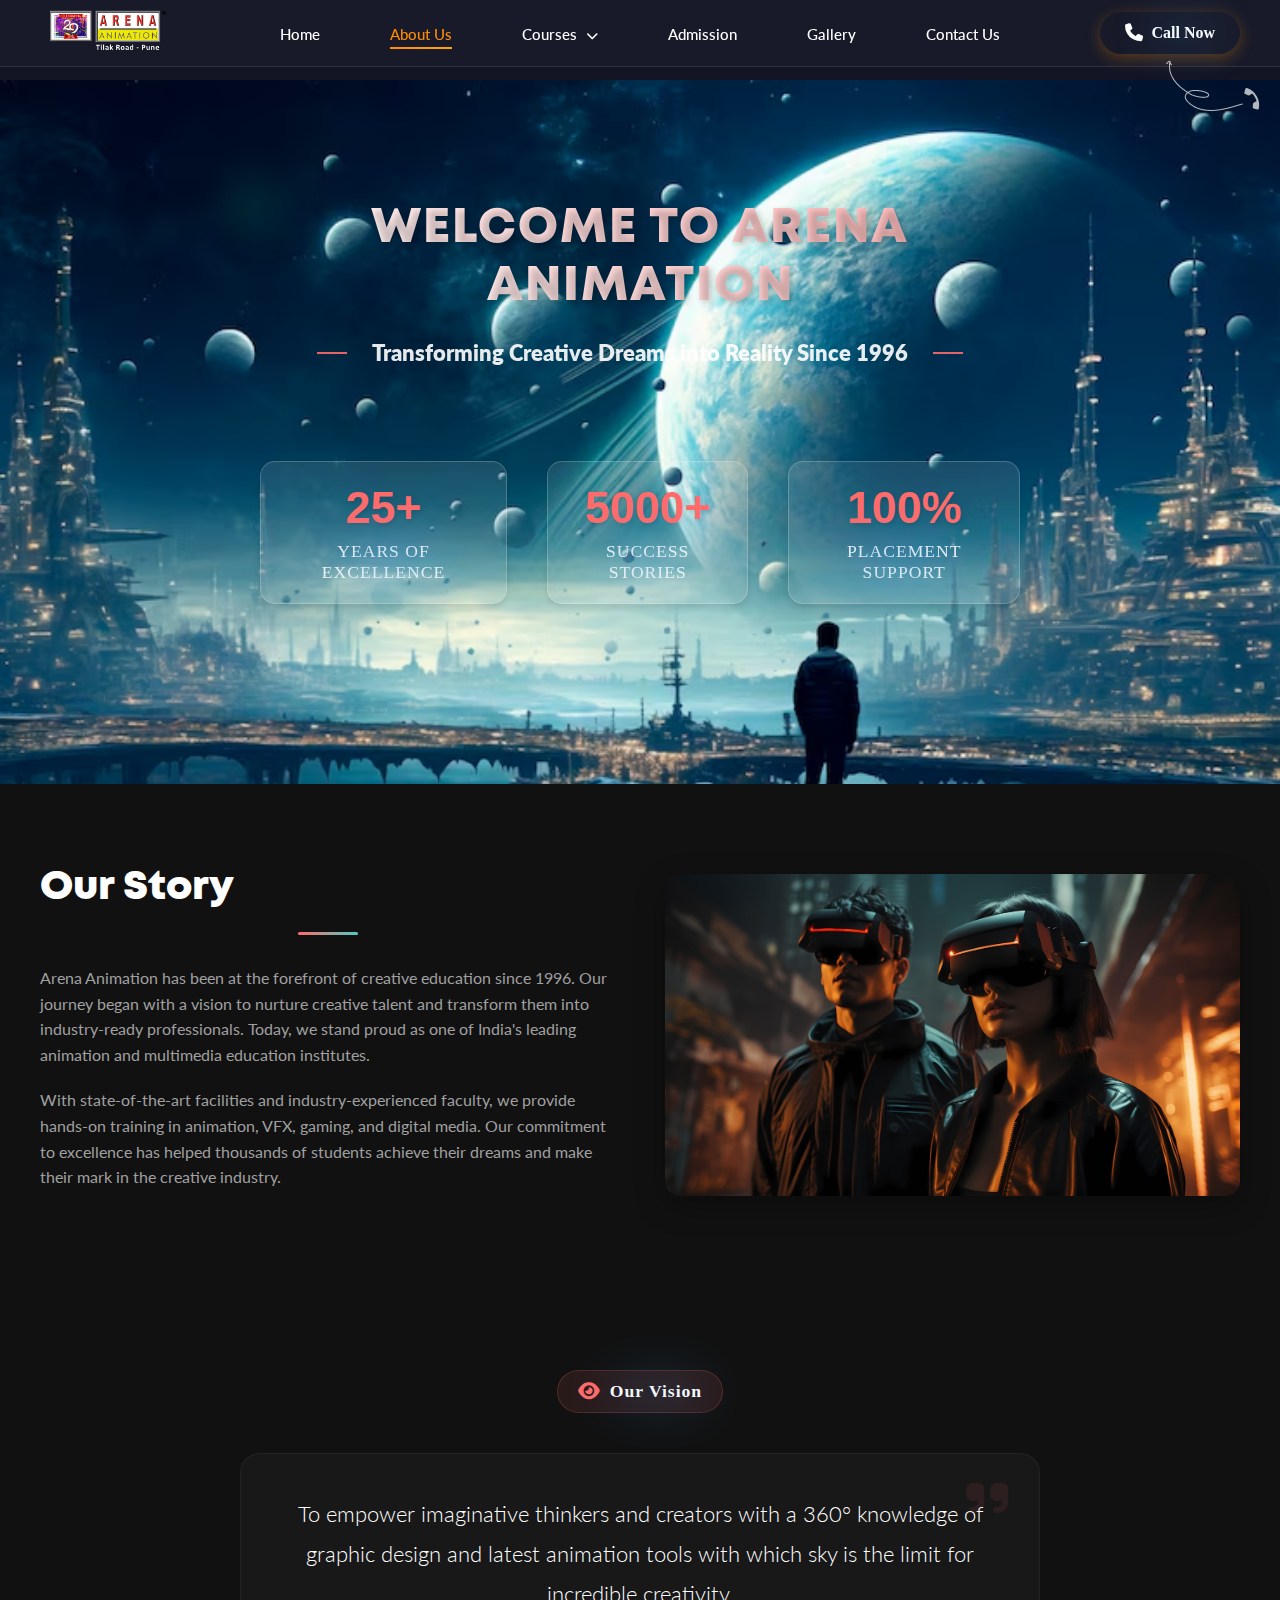
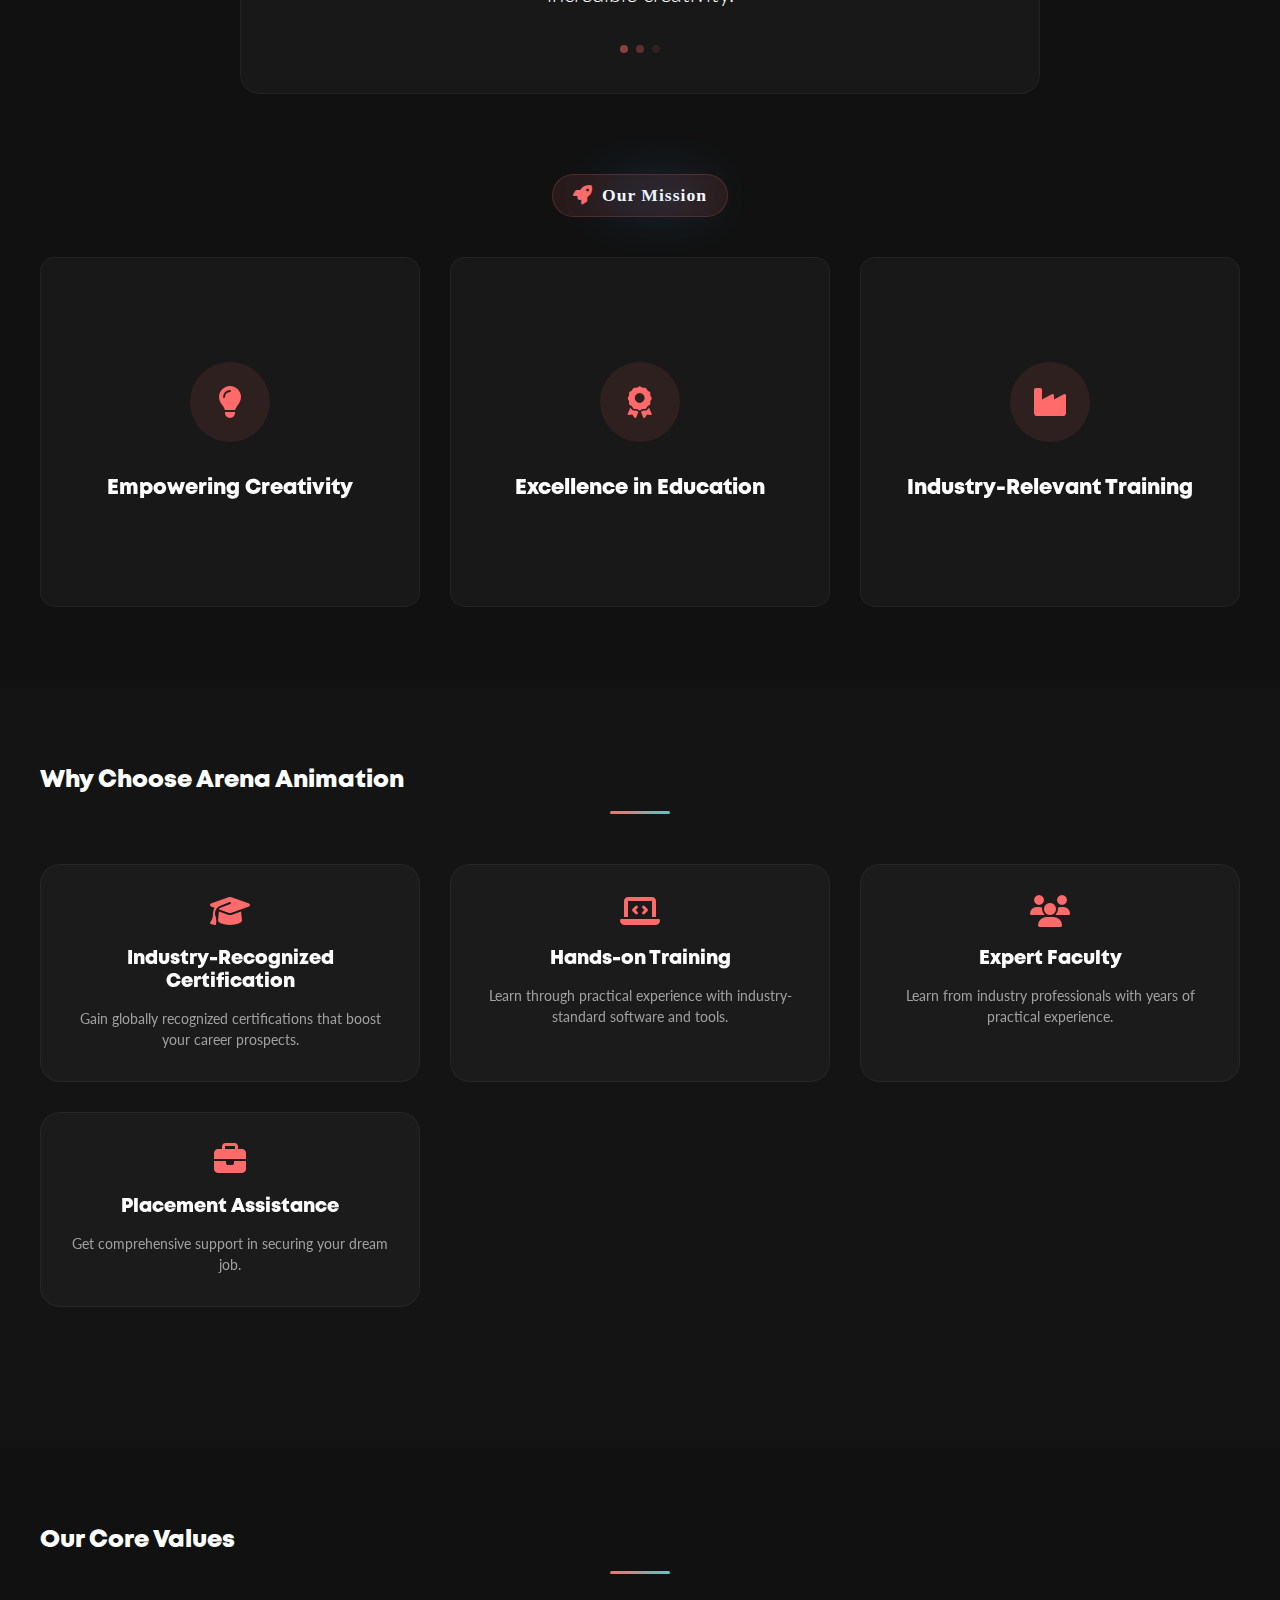
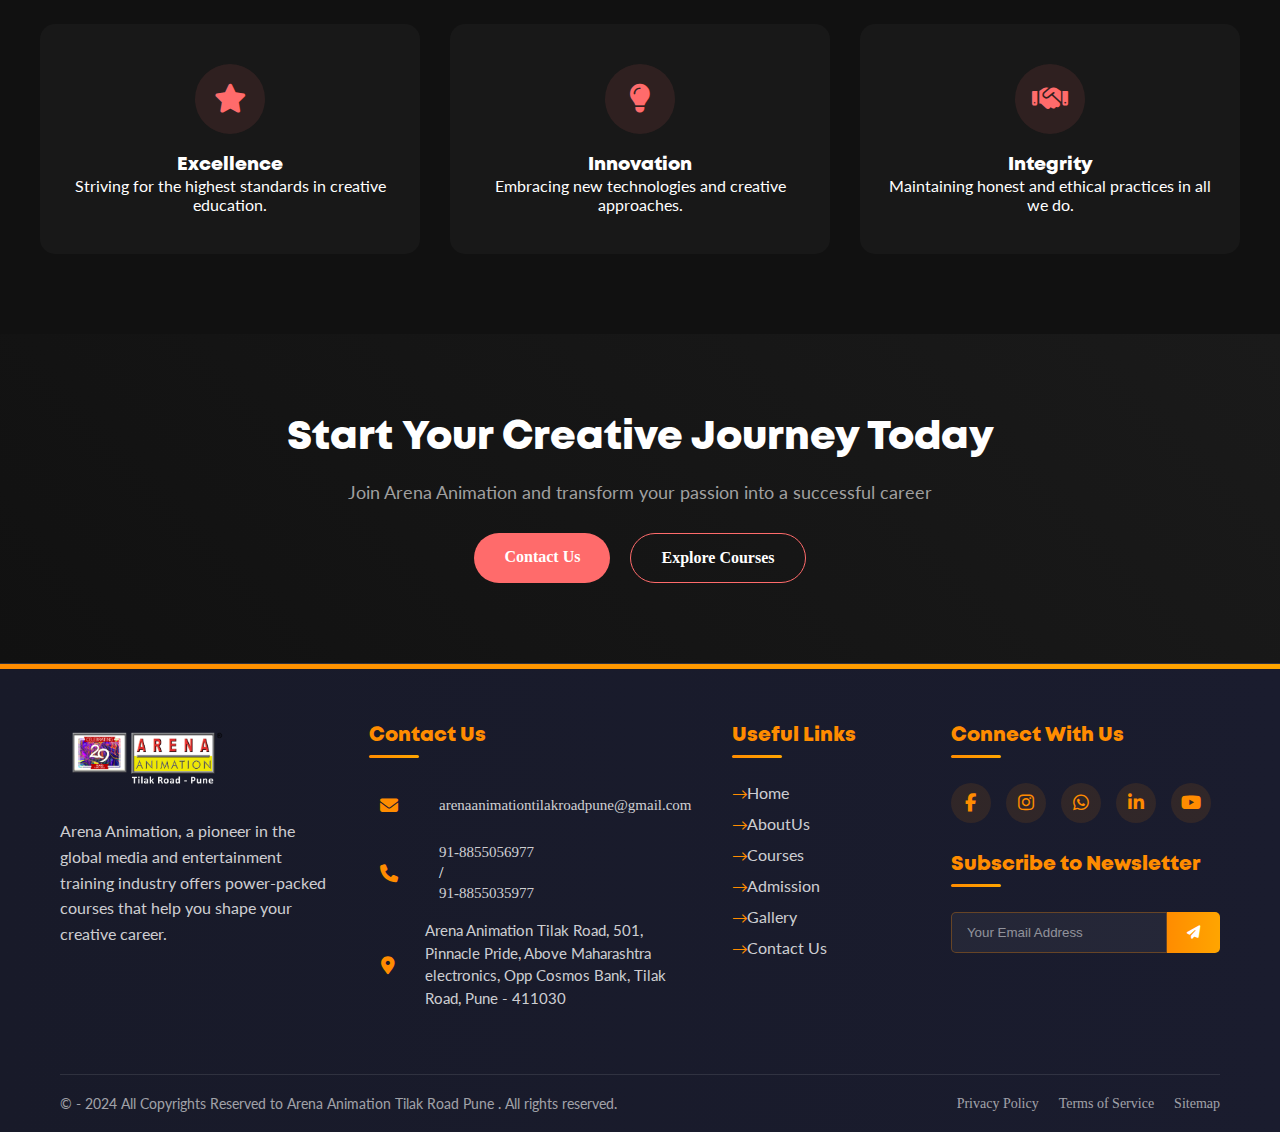
<file: AboutUs.html>
<!DOCTYPE html>
<html lang="en">
<head>
    <meta charset="UTF-8">
    <meta name="viewport" content="width=device-width, initial-scale=1.0">
    <title>About Us - Arena Animation</title>
    <link rel="stylesheet" href="https://cdnjs.cloudflare.com/ajax/libs/font-awesome/6.4.2/css/all.min.css">
    <link rel="stylesheet" href="AboutUs.css">
    <link rel="stylesheet" href="style.css">
    <link rel="icon" type="image/png" href="images/logo.png">
    <link rel="apple-touch-icon" href="images/logo.png">
    <link rel="shortcut icon" href="images/logo.png" type="image/x-icon">
    <style>
        /* Mobile Toggle Styles */
        @media (max-width: 768px) {
            .menu {
                position: fixed;
                top: 80px;
                left: -100%;
                width: 100%;
                height: calc(100vh - 80px);
                background: rgba(24, 26, 41, 0.95);
                backdrop-filter: blur(10px);
                transition: left 0.3s ease;
                z-index: 1000;
                overflow-y: auto;
                padding: 20px;
            }

            .menu.active {
                left: 0;
            }

            .nav-links {
                flex-direction: column;
                padding: 0;
                gap: 15px;
            }

            .nav-links li {
                margin: 0;
                width: 100%;
            }

            .nav-links li a {
                font-size: 18px;
                display: block;
                padding: 12px 0;
                border-bottom: 1px solid rgba(255, 255, 255, 0.1);
            }

            .dropdown {
                position: relative;
            }

            .dropdown > a {
                display: flex;
                justify-content: space-between;
                align-items: center;
            }

            .dropdown-menu {
                position: static;
                width: 100%;
                background: rgba(255, 255, 255, 0.05);
                border: none;
                box-shadow: none;
                padding: 0;
                margin: 0;
                display: none;
                max-height: 0;
                overflow: hidden;
                transition: max-height 0.3s ease;
            }

            .dropdown.active .dropdown-menu {
                display: block;
                max-height: 500px;
                padding: 10px 0;
            }

            .dropdown-menu li {
                margin: 0;
            }

            .dropdown-menu li a {
                padding: 10px 20px;
                font-size: 16px;
                color: rgba(255, 255, 255, 0.8);
                border-bottom: none;
            }

            .dropdown-menu li a:hover {
                color: #ff6b6b;
                background: rgba(255, 255, 255, 0.05);
            }

            .mobile-toggle {
                display: block;
                background: none;
                border: none;
                color: white;
                font-size: 24px;
                cursor: pointer;
                padding: 10px;
                transition: transform 0.3s ease;
            }

            .mobile-toggle.active {
                transform: rotate(90deg);
                color: #ff6b6b;
            }

            body.menu-open {
                overflow: hidden;
            }
        }
    </style>
</head>
<body>
    <!-- Header Section -->
    <header>
        <div class="container">
            <nav class="navbar">
                <div class="logo">
                    <a href="index.html"><img src="img2/Logo white.png" alt="Arena Animation Logo"></a>
                </div>
                <div class="menu">
                    <ul class="nav-links">
                        <li><a href="index.html" >Home</a></li>
                            <li><a href="AboutUs.html" class="active">About Us</a></li>
                            <li class="dropdown">
                                <a href="#">Courses <i class="fa-solid fa-chevron-down"></i></a>
                                <ul class="dropdown-menu">
                                    <li><a href="courses/prime-animation.html">Prime Animation</a></li>
                                    <li><a href="courses/vfx-prime.html">Prime VFX</a></li>
                                    <li><a href="courses/graphic-and-web-development.html">Graphic & Web Design</a></li>
                                    <li><a href="courses/digital-marketing.html">Digital Marketing</a></li>
                                    <li><a href="courses/Advanced Program in Game Design.html">Advanced Program in Game Design</a></li>
                                    <li><a href="courses/ui-ux.html">UI & UX Design</a></li>
                                    <li><a href="courses/motion-graphic.html">Motion Graphic Design</a></li>
                                    <li><a href="courses/short-term-courses.html">Short-Term Courses</a></li>
                            </ul>
                        </li>
                        <li><a href="admission.html">Admission</a></li>
                        <li><a href="gallery.html">Gallery</a></li>
                        <li><a href="contact.html">Contact Us</a></li>
                    </ul>
                </div>
                <div class="nav-buttons">
                    <a href="tel:+919657920200" class="call-btn">
                        <i class="fa-solid fa-phone"></i>
                        <span>Call Now</span>
                    </a>
                    <button class="mobile-toggle">
                        <i class="fa-solid fa-bars"></i>
                    </button>
                </div>
            </nav>
        </div>
    </header>

    <!-- Hero Section -->
    <section class="about-hero">
        <div class="container">
            <div class="hero-content">
                <div class="hero-text">
                    <h1>Welcome to Arena Animation</h1>
                    <p class="subtitle">Transforming Creative Dreams into Reality Since 1996</p>
                    <div class="stats-row">
                        <div class="stat-item">
                            <span class="stat-number">25+</span>
                            <span class="stat-label">Years of Excellence</span>
                        </div>
                        <div class="stat-item">
                            <span class="stat-number">5000+</span>
                            <span class="stat-label">Success Stories</span>
                        </div>
                        <div class="stat-item">
                            <span class="stat-number">100%</span>
                            <span class="stat-label">Placement Support</span>
                        </div>
                    </div>
                </div>
            </div>
        </div>
    </section>

    <!-- Our Story Section -->
    <section class="our-story">
        <div class="container">
            <div class="story-content">
                <div class="story-text">
                    <h2>Our Story</h2>
                    <div class="accent-line"></div>
                    <p>Arena Animation has been at the forefront of creative education since 1996. Our journey began with a vision to nurture creative talent and transform them into industry-ready professionals. Today, we stand proud as one of India's leading animation and multimedia education institutes.</p>
                    <p>With state-of-the-art facilities and industry-experienced faculty, we provide hands-on training in animation, VFX, gaming, and digital media. Our commitment to excellence has helped thousands of students achieve their dreams and make their mark in the creative industry.</p>
                </div>
                <div class="story-image">
                    <img src="img2/downcoverimg.jpg" alt="Arena Animation Journey">
                </div>
            </div>
        </div>
    </section>

    <!-- Vision & Mission Section -->
    <section class="vision-mission-section">
        <div class="container">
            <div class="vm-wrapper">
                <!-- Vision Part -->
                <div class="vision-container">
                    <div class="section-intro">
                        <div class="intro-badge">
                            <i class="fas fa-eye"></i>
                            <span>Our Vision</span>
                        </div>
                    </div>
                    <div class="vision-content">
                        <div class="vision-card">
                            <div class="card-glow"></div>
                            <div class="quote-marks">
                                <i class="fas fa-quote-right"></i>
                            </div>
                            <p class="vision-text">
                                To empower imaginative thinkers and creators with a 360° knowledge of graphic design 
                                and latest animation tools with which sky is the limit for incredible creativity.
                            </p>
                            <div class="vision-dots">
                                <span class="dot"></span>
                                <span class="dot"></span>
                                <span class="dot"></span>
                            </div>
                        </div>
                    </div>
                </div>

                <!-- Mission Part -->
                <div class="mission-container">
                    <div class="section-intro">
                        <div class="intro-badge">
                            <i class="fas fa-rocket"></i>
                            <span>Our Mission</span>
                        </div>
                    </div>
                    <div class="mission-cards">
                        <div class="mission-card">
                            <div class="card-inner">
                                <div class="card-front">
                                    <div class="icon-box">
                                        <i class="fas fa-lightbulb"></i>
                                    </div>
                                    <h3>Empowering Creativity</h3>
                                </div>
                                <div class="card-content">
                                    <p>At the core of our mission is the belief that everyone has a unique creative spark 
                                    waiting to be ignited. We are dedicated to providing the tools, guidance, and environment 
                                    that fuel the flames of imagination.</p>
                                </div>
                            </div>
                        </div>

                        <div class="mission-card">
                            <div class="card-inner">
                                <div class="card-front">
                                    <div class="icon-box">
                                        <i class="fas fa-award"></i>
                                    </div>
                                    <h3>Excellence in Education</h3>
                                </div>
                                <div class="card-content">
                                    <p>We strive for excellence in education, ensuring our students not only learn the 
                                    latest industry techniques but also develop a mindset for innovation and problem-solving.</p>
                                </div>
                            </div>
                        </div>

                        <div class="mission-card">
                            <div class="card-inner">
                                <div class="card-front">
                                    <div class="icon-box">
                                        <i class="fas fa-industry"></i>
                                    </div>
                                    <h3>Industry-Relevant Training</h3>
                                </div>
                                <div class="card-content">
                                    <p>Our programs are crafted to meet the evolving demands of the animation, VFX, and 
                                    gaming industries. Students graduate with skills that are in high demand across the 
                                    global creative landscape.</p>
                                </div>
                            </div>
                        </div>
                    </div>
                </div>
            </div>
        </div>
    </section>

    <!-- Why Choose Us Section -->
    <section class="why-choose-us">
        <div class="container">
            <h2>Why Choose Arena Animation</h2>
            <div class="accent-line"></div>
            <div class="features-grid">
                <div class="feature-card">
                    <i class="fas fa-graduation-cap"></i>
                    <h3>Industry-Recognized Certification</h3>
                    <p>Gain globally recognized certifications that boost your career prospects.</p>
                </div>
                <div class="feature-card">
                    <i class="fas fa-laptop-code"></i>
                    <h3>Hands-on Training</h3>
                    <p>Learn through practical experience with industry-standard software and tools.</p>
                </div>
                <div class="feature-card">
                    <i class="fas fa-users"></i>
                    <h3>Expert Faculty</h3>
                    <p>Learn from industry professionals with years of practical experience.</p>
                </div>
                <div class="feature-card">
                    <i class="fas fa-briefcase"></i>
                    <h3>Placement Assistance</h3>
                    <p>Get comprehensive support in securing your dream job.</p>
                </div>
            </div>
        </div>
    </section>

    <!-- Our Values Section -->
    <section class="our-values">
        <div class="container">
            <h2>Our Core Values</h2>
            <div class="accent-line"></div>
            <div class="values-grid">
                <div class="value-item">
                    <div class="value-icon">
                        <i class="fas fa-star"></i>
                    </div>
                    <h3>Excellence</h3>
                    <p>Striving for the highest standards in creative education.</p>
                </div>
                <div class="value-item">
                    <div class="value-icon">
                        <i class="fas fa-lightbulb"></i>
                    </div>
                    <h3>Innovation</h3>
                    <p>Embracing new technologies and creative approaches.</p>
                </div>
                <div class="value-item">
                    <div class="value-icon">
                        <i class="fas fa-handshake"></i>
                    </div>
                    <h3>Integrity</h3>
                    <p>Maintaining honest and ethical practices in all we do.</p>
                </div>
            </div>
        </div>
    </section>

    <!-- Testimonials Section -->
    <!-- <section class="testimonials">
        <div class="container">
            <h2>Student Success Stories</h2>
            <div class="accent-line"></div>
            <div class="testimonials-grid">
                <div class="testimonial-card">
                    <div class="testimonial-content">
                        <i class="fas fa-quote-left"></i>
                        <p>"Arena Animation helped me transform my passion into a successful career. The practical training and industry exposure were invaluable."</p>
                        <div class="testimonial-author">
                            <img src="images/p1.png" alt="Student">
                            <div class="author-info">
                                <h4>Rahul Sharma</h4>
                                <span>3D Animator at Prime Focus</span>
                            </div>
                        </div>
                    </div>
                </div>
                <div class="testimonial-card">
                    <div class="testimonial-content">
                        <i class="fas fa-quote-left"></i>
                        <p>"The faculty's guidance and hands-on experience with industry tools gave me the confidence to excel in my career."</p>
                        <div class="testimonial-author">
                            <img src="images/p2.png" alt="Student">
                            <div class="author-info">
                                <h4>Priya Patel</h4>
                                <span>VFX Artist at DNEG</span>
                            </div>
                        </div>
                    </div>
                </div>
            </div>
        </div>
    </section> -->

    <!-- Contact CTA Section -->
    <section class="contact-cta">
        <div class="container">
            <div class="cta-content">
                <h2>Start Your Creative Journey Today</h2>
                <p>Join Arena Animation and transform your passion into a successful career</p>
                <div class="cta-buttons">
                    <a href="contact.html" class="primary-btn">Contact Us</a>
                    <a href="courses/prime-animation.html" class="secondary-btn">Explore Courses</a>
                </div>
            </div>
        </div>
    </section>

    <!-- Footer Section -->
    <footer>
        <div class="footer-container">
            <div class="footer-top">
                <div class="footer-logo">
                    <img src="img2/Logo white.png" alt="Arena Animation Logo">
                    <p>Arena Animation, a pioneer in the global media and entertainment training industry offers
                        power-packed courses that help you shape your creative career.</p>
                </div>
                <div class="footer-contact-info">
                    <h3>Contact Us</h3>
                    <div class="contact-item">
                        <i class="fa-solid fa-envelope"></i>
                        <a href="arenaanimationtilakroadpune@gmail.com">arenaanimationtilakroadpune@gmail.com</a>
                    </div>
                    <div class="contact-item">
                        <i class="fa-solid fa-phone"></i>
                        <div class="phone-numbers">
                            <a href="tel:+919637920200">91-8855056977</a> / 
                            <a href="tel:+919657920200">91-8855035977</a>
                        </div>
                    </div>
                    <div class="contact-item">
                        <i class="fa-solid fa-location-dot" ></i>
                        <p>Arena Animation Tilak Road, 501, Pinnacle Pride, Above Maharashtra electronics, Opp Cosmos Bank, Tilak Road, Pune - 411030</p>
                    </div>
                </div>
                <div class="footer-links">
                    <h3>Useful Links</h3>
                    <ul>
                        <li><a href="index.html">Home</a></li>
                        <li><a href="AboutUs.html">AboutUs</a></li>
                        <li><a href="courses/prime-animation.html">Courses</a></li>
                        <li><a href="admission.html">Admission</a></li>
                        <li><a href="gallery.html">Gallery</a></li>
                        <li><a href="contact.html">Contact Us</a></li>
                    </ul>
                </div>
                <div class="footer-social">
                    <h3>Connect With Us</h3>
                    <div class="social-icons">
                        <a href="https://www.facebook.com/punearenaanimation/" target="_blank"><i class="fa-brands fa-facebook-f"></i></a>
                        <a href="https://www.instagram.com/arenaanimationtilakroad/" target="_blank"><i class="fa-brands fa-instagram"></i></a>
                        <a href="https://api.whatsapp.com/send/?phone=919657920200&text&type=phone_number&app_absent=0" target="_blank"><i class="fa-brands fa-whatsapp"></i></a>
                        <a href="https://www.linkedin.com/school/arena-animation-tilak-road-pune/" target="_blank"><i class="fa-brands fa-linkedin-in"></i></a>
                        <a href="https://www.youtube.com/user/TilakroadArena" target="_blank"><i class="fa-brands fa-youtube"></i></a>
                    </div>
                    <div class="newsletter">
                        <h3>Subscribe to Newsletter</h3>
                        <form class="newsletter-form">
                            <input type="email" placeholder="Your Email Address">
                            <button type="submit"><i class="fa-solid fa-paper-plane"></i></button>
                        </form>
                    </div>
                </div>
            </div>
            <div class="footer-bottom">
                <div class="copyright">
                    <p>© - 2024 All Copyrights Reserved to Arena Animation Tilak Road Pune . All rights reserved.</p>
                </div>
                <div class="footer-links-bottom">
                    <a href="https://www.arenatilakroad.com/privacy-policy/">Privacy Policy</a>
                    <a href="https://www.arenatilakroad.com/terms-and-conditions/">Terms of Service</a>
                    <a href="#">Sitemap</a>
                </div>
            </div>
        </div>
    </footer>

    <!-- Add this before closing body tag -->
    <script src="custom.js"></script>
    <script>
        // Mobile Menu Toggle
        document.addEventListener('DOMContentLoaded', function() {
            const mobileToggle = document.querySelector('.mobile-toggle');
            const menu = document.querySelector('.menu');
            const body = document.body;
            const dropdowns = document.querySelectorAll('.dropdown');

            // Toggle mobile menu
            mobileToggle.addEventListener('click', function(e) {
                e.preventDefault();
                e.stopPropagation();
                this.classList.toggle('active');
                menu.classList.toggle('active');
                body.classList.toggle('menu-open');
            });

            // Close menu when clicking outside
            document.addEventListener('click', function(e) {
                if (!e.target.closest('.menu') && !e.target.closest('.mobile-toggle') && menu.classList.contains('active')) {
                    mobileToggle.classList.remove('active');
                    menu.classList.remove('active');
                    body.classList.remove('menu-open');
                    dropdowns.forEach(dropdown => dropdown.classList.remove('active'));
                }
            });

            // Handle dropdown menus in mobile view
            document.querySelectorAll('.dropdown > a').forEach(dropdownLink => {
                dropdownLink.addEventListener('click', function(e) {
                    if (window.innerWidth <= 768) {
                        e.preventDefault();
                        e.stopPropagation();
                        this.parentElement.classList.toggle('active');
                    }
                });
            });

            // Handle course links in dropdown
            document.querySelectorAll('.dropdown-menu li a').forEach(link => {
                link.addEventListener('click', function() {
                    if (window.innerWidth <= 768) {
                        mobileToggle.classList.remove('active');
                        menu.classList.remove('active');
                        body.classList.remove('menu-open');
                        dropdowns.forEach(dropdown => dropdown.classList.remove('active'));
                    }
                });
            });

            // Close menu when clicking other nav links
            document.querySelectorAll('.nav-links li:not(.dropdown) a').forEach(link => {
                link.addEventListener('click', function() {
                    if (window.innerWidth <= 768) {
                        mobileToggle.classList.remove('active');
                        menu.classList.remove('active');
                        body.classList.remove('menu-open');
                        dropdowns.forEach(dropdown => dropdown.classList.remove('active'));
                    }
                });
            });

            // Handle window resize
            window.addEventListener('resize', function() {
                if (window.innerWidth > 768) {
                    mobileToggle.classList.remove('active');
                    menu.classList.remove('active');
                    body.classList.remove('menu-open');
                    dropdowns.forEach(dropdown => dropdown.classList.remove('active'));
                }
            });
        });
    </script>
</body>
</html>
</file>
<file: AboutUs.css>
/* Base Styles */
:root {
    --primary-color: #FF6B6B;
    --secondary-color: #4ECDC4;
    --dark-bg: #111111;
    --light-text: #ffffff;
    --gray-text: #a0a0a0;
    --transition: all 0.3s ease;
}

/* Header Adjustments */
header {
    position: fixed;
    top: 0;
    left: 0;
    right: 0;
    z-index: 1000;
    background: rgba(17, 17, 17, 0.95);
    backdrop-filter: blur(10px);
    border-bottom: 1px solid rgba(255, 255, 255, 0.1);
}

/* Adjust main content padding to account for fixed header */
body {
    padding-top: 80px; /* Adjust this value based on your header height */
}

/* Footer Specific Styles */
footer {
    background: var(--dark-bg);
    border-top: 1px solid rgba(255, 255, 255, 0.1);
}

.footer-container {
    max-width: 1200px;
    margin: 0 auto;
    padding: 60px 20px 20px;
}

/* Hero Section */
.about-hero {
    background-image: url(img2/aboutusbgimg.avif);
    background-size: cover;
    background-repeat: no-repeat;
    padding: 120px 0 80px;
    /* background: linear-gradient(rgba(0, 0, 0, 0.85), rgba(0, 0, 0, 0.85)), #1a1a1a; */
    position: relative;
    color: #ffffff;
}

.hero-content {
    text-align: center;
    max-width: 800px;
    margin: 0 auto;
    padding: 0 20px;
}

/* Hero Text Styling */
.hero-text h1 {
    color: #ffffff;
    font-size: 3.8rem;
    font-weight: 800;
    margin-bottom: 25px;
    text-transform: uppercase;
    letter-spacing: 2px;
    line-height: 1.2;
    background: linear-gradient(45deg, #ffffff, #FF6B6B);
    -webkit-background-clip: text;
    -webkit-text-fill-color: transparent;
    background-size: 200% auto;
    animation: textGradient 5s ease infinite;
    text-shadow: 3px 3px 6px rgba(0, 0, 0, 0.2);
}

@keyframes textGradient {
    0% { background-position: 0% 50%; }
    50% { background-position: 100% 50%; }
    100% { background-position: 0% 50%; }
}

.hero-text .subtitle {
    color: #ffffff;
    font-size: 1.4rem;
    margin-bottom: 40px;
    font-weight: 800;
    line-height: 1.6;
    position: relative;
    display: inline-block;
    padding: 0 15px;
}

.hero-text .subtitle::before,
.hero-text .subtitle::after {
    content: '';
    position: absolute;
    width: 30px;
    height: 2px;
    background: #FF6B6B;
    top: 50%;
    transform: translateY(-50%);
}

.hero-text .subtitle::before {
    left: -40px;
}

.hero-text .subtitle::after {
    right: -40px;
}

/* Stats Row */
.stats-row {
    display: flex;
    justify-content: center;
    gap: 40px;
    margin-top: 50px;
}

.stat-item {
    background: rgba(255, 255, 255, 0.1);
    padding: 20px 30px;
    border-radius: 15px;
    border: 1px solid rgba(255, 255, 255, 0.2);
    transition: all 0.3s ease;
    box-shadow: 0 4px 6px rgba(0, 0, 0, 0.1);
}

.stat-item:hover {
    transform: translateY(-5px);
    border-color: #FF6B6B;
    background: rgba(255, 255, 255, 0.15);
}

/* Stats Text Styling */
.stat-number {
    color: #FF6B6B;
    font-size: 2.8rem;
    font-weight: 800;
    display: block;
    margin-bottom: 8px;
    font-family: 'Poppins', sans-serif;
    text-shadow: 2px 2px 4px rgba(0, 0, 0, 0.1);
    position: relative;
}

.stat-number::after {
    content: '';
    position: absolute;
    bottom: -4px;
    left: 50%;
    transform: translateX(-50%);
    width: 40px;
    height: 3px;
    background: #FF6B6B;
    border-radius: 2px;
}

.stat-label {
    color: #ffffff;
    font-size: 1.1rem;
    font-weight: 500;
    text-transform: uppercase;
    letter-spacing: 1px;
    opacity: 0.9;
}

/* Responsive Adjustments */
@media (max-width: 992px) {
    .hero-text h1 {
        font-size: 3.2rem;
    }
    
    .hero-text .subtitle {
        font-size: 1.2rem;
    }
}

@media (max-width: 768px) {
    .about-hero {
        padding: 100px 0 60px;
    }

    .hero-text h1 {
        font-size: 2.8rem;
    }

    .hero-text .subtitle {
        font-size: 1.1rem;
        padding: 0 10px;
    }

    .hero-text .subtitle::before,
    .hero-text .subtitle::after {
        width: 20px;
    }

    .stats-row {
        flex-direction: column;
        gap: 20px;
        max-width: 300px;
        margin: 30px auto 0;
    }

    .stat-item {
        width: 100%;
        padding: 15px 20px;
    }

    .stat-number {
        font-size: 2.4rem;
    }
}

@media (max-width: 576px) {
    .about-hero {
        padding: 80px 0 50px;
    }

    .hero-text h1 {
        font-size: 2.2rem;
    }

    .hero-text .subtitle {
        font-size: 1rem;
    }

    .stat-number {
        font-size: 2rem;
    }

    .stat-label {
        font-size: 0.9rem;
    }
}

/* Additional Enhancement for better content visibility */
.hero-text::before {
    content: '';
    position: absolute;
    top: 0;
    left: 0;
    right: 0;
    bottom: 0;
    background: radial-gradient(
        circle at center,
        rgba(255, 107, 107, 0.1) 0%,
        transparent 70%
    );
    pointer-events: none;
}

/* Our Story Section */
.our-story {
    padding: 80px 0;
    background: var(--dark-bg);
}

.story-content {
    display: flex;
    align-items: center;
    gap: 50px;
}

.story-text {
    flex: 1;
}

.story-text h2 {
    color: var(--light-text);
    font-size: 2.5rem;
    margin-bottom: 20px;
}

.story-text p {
    color: var(--gray-text);
    line-height: 1.6;
    margin-bottom: 20px;
}

.story-image {
    flex: 1;
}

.story-image img {
    width: 100%;
    border-radius: 15px;
    box-shadow: 0 10px 30px rgba(0, 0, 0, 0.3);
}

/* Why Choose Us Section */
.why-choose-us {
    padding: 80px 0;
    background: #141414;
}

.features-grid {
    display: grid;
    grid-template-columns: repeat(4, 1fr);
    gap: 30px;
    margin-top: 50px;
}

.feature-card {
    background: rgba(255, 255, 255, 0.03);
    border: 1px solid rgba(255, 255, 255, 0.05);
    border-radius: 15px;
    padding: 30px;
    text-align: center;
    transition: var(--transition);
}

.feature-card:hover {
    transform: translateY(-5px);
    border-color: var(--primary-color);
}

.feature-card i {
    color: var(--primary-color);
    font-size: 2rem;
    margin-bottom: 20px;
}

.feature-card h3 {
    color: var(--light-text);
    font-size: 1.2rem;
    margin-bottom: 15px;
}

.feature-card p {
    color: var(--gray-text);
    font-size: 0.9rem;
    line-height: 1.5;
}

/* Our Values Section */
.our-values {
    padding: 80px 0;
    background: var(--dark-bg);
}

.values-grid {
    display: grid;
    grid-template-columns: repeat(3, 1fr);
    gap: 30px;
    margin-top: 50px;
}

.value-item {
    text-align: center;
    padding: 40px 20px;
    background: rgba(255, 255, 255, 0.03);
    border-radius: 15px;
    transition: var(--transition);
}

.value-icon {
    width: 70px;
    height: 70px;
    background: rgba(255, 107, 107, 0.1);
    border-radius: 50%;
    display: flex;
    align-items: center;
    justify-content: center;
    margin: 0 auto 20px;
}

.value-icon i {
    color: var(--primary-color);
    font-size: 1.8rem;
}

/* Testimonials Section */
.testimonials {
    padding: 80px 0;
    background: #141414;
}

.testimonials-grid {
    display: grid;
    grid-template-columns: repeat(2, 1fr);
    gap: 30px;
    margin-top: 50px;
}

.testimonial-card {
    background: rgba(255, 255, 255, 0.03);
    border-radius: 15px;
    padding: 30px;
    transition: var(--transition);
}

.testimonial-content i {
    color: var(--primary-color);
    font-size: 2rem;
    margin-bottom: 20px;
}

.testimonial-content p {
    color: var(--light-text);
    font-size: 1rem;
    line-height: 1.6;
    margin-bottom: 20px;
}

.testimonial-author {
    display: flex;
    align-items: center;
    gap: 15px;
}

.testimonial-author img {
    width: 50px;
    height: 50px;
    border-radius: 50%;
    object-fit: cover;
}

.author-info h4 {
    color: var(--light-text);
    font-size: 1.1rem;
    margin-bottom: 5px;
}

.author-info span {
    color: var(--gray-text);
    font-size: 0.9rem;
}

/* Contact CTA Section */
.contact-cta {
    padding: 80px 0;
    background: linear-gradient(45deg, var(--dark-bg), #1a1a1a);
    text-align: center;
}

.cta-content h2 {
    color: var(--light-text);
    font-size: 2.5rem;
    margin-bottom: 20px;
}

.cta-content p {
    color: var(--gray-text);
    font-size: 1.1rem;
    margin-bottom: 30px;
}

.cta-buttons {
    display: flex;
    justify-content: center;
    gap: 20px;
}

.primary-btn, .secondary-btn {
    padding: 15px 30px;
    border-radius: 30px;
    font-weight: 600;
    text-decoration: none;
    transition: var(--transition);
}

.primary-btn {
    background: var(--primary-color);
    color: var(--light-text);
}

.secondary-btn {
    background: transparent;
    color: var(--light-text);
    border: 1px solid var(--primary-color);
}

/* Accent Line */
.accent-line {
    width: 60px;
    height: 3px;
    background: linear-gradient(to right, var(--primary-color), var(--secondary-color));
    margin: 15px auto 30px;
    border-radius: 2px;
}

/* Responsive Design */
@media (max-width: 1200px) {
    .features-grid {
        grid-template-columns: repeat(2, 1fr);
    }
}

@media (max-width: 992px) {
    .story-content {
        flex-direction: column;
    }

    .values-grid {
        grid-template-columns: repeat(2, 1fr);
    }

    .testimonials-grid {
        grid-template-columns: 1fr;
    }
}

@media (max-width: 768px) {
    .cta-content h2 {
        font-size: 2rem;
    }

    .cta-buttons {
        flex-direction: column;
        align-items: center;
    }
}

@media (max-width: 576px) {
    .feature-card,
    .value-item,
    .testimonial-card {
        padding: 20px;
    }
}

/* Vision & Mission Section Styles */
.vision-mission-section {
    padding: 80px 0;
    background: #111111;
    position: relative;
    overflow: hidden;
}

.vm-wrapper {
    position: relative;
    z-index: 2;
}

/* Common Styles */
.section-intro {
    text-align: center;
    margin-bottom: 40px;
}

.intro-badge {
    display: inline-flex;
    align-items: center;
    gap: 10px;
    background: rgba(255, 107, 107, 0.1);
    padding: 10px 20px;
    border-radius: 30px;
    border: 1px solid rgba(255, 107, 107, 0.2);
}

.intro-badge i {
    color: #FF6B6B;
    font-size: 1.2rem;
}

.intro-badge span {
    color: #ffffff;
    font-size: 1.1rem;
    font-weight: 600;
    letter-spacing: 1px;
}

/* Vision Styles */
.vision-container {
    margin-bottom: 80px;
}

.vision-content {
    max-width: 800px;
    margin: 0 auto;
}

.vision-card {
    background: rgba(255, 255, 255, 0.03);
    border: 1px solid rgba(255, 255, 255, 0.05);
    border-radius: 20px;
    padding: 40px;
    position: relative;
    overflow: hidden;
    transition: all 0.3s ease;
}

.card-glow {
    position: absolute;
    top: 0;
    left: 0;
    width: 100%;
    height: 100%;
    background: radial-gradient(
        circle at 50% 50%,
        rgba(255, 107, 107, 0.1),
        transparent 70%
    );
    opacity: 0;
    transition: opacity 0.3s ease;
}

.vision-card:hover .card-glow {
    opacity: 1;
}

.quote-marks {
    position: absolute;
    top: 20px;
    right: 30px;
}

.quote-marks i {
    font-size: 3rem;
    color: rgba(255, 107, 107, 0.1);
}

.vision-text {
    color: #ffffff;
    font-size: 1.4rem;
    line-height: 1.8;
    text-align: center;
    font-weight: 300;
    margin-bottom: 30px;
}

.vision-dots {
    display: flex;
    justify-content: center;
    gap: 8px;
}

.dot {
    width: 8px;
    height: 8px;
    background: #FF6B6B;
    border-radius: 50%;
    opacity: 0.5;
}

.dot:nth-child(2) {
    opacity: 0.3;
}

.dot:nth-child(3) {
    opacity: 0.1;
}

/* Mission Styles */
.mission-cards {
    display: grid;
    grid-template-columns: repeat(3, 1fr);
    gap: 30px;
    margin-top: 40px;
}

.mission-card {
    perspective: 1000px;
    height: 350px;
}

.card-inner {
    position: relative;
    width: 100%;
    height: 100%;
    transition: transform 0.6s;
    transform-style: preserve-3d;
    cursor: pointer;
}

.mission-card:hover .card-inner {
    transform: rotateY(180deg);
}

.card-front,
.card-content {
    position: absolute;
    width: 100%;
    height: 100%;
    backface-visibility: hidden;
    border-radius: 15px;
    padding: 30px;
}

.card-front {
    background: rgba(255, 255, 255, 0.03);
    border: 1px solid rgba(255, 255, 255, 0.05);
    display: flex;
    flex-direction: column;
    align-items: center;
    justify-content: center;
    text-align: center;
}

.card-content {
    background: linear-gradient(145deg, #FF6B6B, #4ECDC4);
    transform: rotateY(180deg);
    display: flex;
    align-items: center;
    justify-content: center;
    padding: 40px;
}

.icon-box {
    width: 80px;
    height: 80px;
    background: rgba(255, 107, 107, 0.1);
    border-radius: 50%;
    display: flex;
    align-items: center;
    justify-content: center;
    margin-bottom: 20px;
}

.icon-box i {
    font-size: 2rem;
    color: #FF6B6B;
}

.card-front h3 {
    color: #ffffff;
    font-size: 1.3rem;
    margin-top: 15px;
}

.card-content p {
    color: #ffffff;
    font-size: 1rem;
    line-height: 1.6;
    text-align: center;
}

/* Animation */
@keyframes fadeInUp {
    from {
        opacity: 0;
        transform: translateY(20px);
    }
    to {
        opacity: 1;
        transform: translateY(0);
    }
}

.vision-card,
.mission-card {
    animation: fadeInUp 0.5s ease forwards;
}

.mission-card:nth-child(2) {
    animation-delay: 0.2s;
}

.mission-card:nth-child(3) {
    animation-delay: 0.4s;
}

/* Responsive Design */
@media (max-width: 1200px) {
    .mission-cards {
        grid-template-columns: repeat(3, 1fr);
        gap: 20px;
    }
}

@media (max-width: 992px) {
    .mission-cards {
        grid-template-columns: repeat(2, 1fr);
    }

    .vision-text {
        font-size: 1.2rem;
    }
}

@media (max-width: 768px) {
    .vision-mission-section {
        padding: 60px 0;
    }

    .mission-cards {
        grid-template-columns: 1fr;
        max-width: 400px;
        margin: 40px auto 0;
    }

    .vision-card {
        padding: 30px;
    }

    .vision-text {
        font-size: 1.1rem;
    }

    .mission-card {
        height: 300px;
    }
}

@media (max-width: 576px) {
    .vision-card {
        padding: 20px;
    }

    .vision-text {
        font-size: 1rem;
    }

    .quote-marks i {
        font-size: 2rem;
    }

    .intro-badge {
        padding: 8px 16px;
    }

    .intro-badge span {
        font-size: 1rem;
    }
}
</file>
<file: style.css>
@import url('https://fonts.googleapis.com/css2?family=Lalezar&family=Lato:wght@300;400&display=swap');

/* parameters */
* {
    margin: 0;
    padding: 0;
    box-sizing: border-box;
}

body {
    background: #131525;
}

@font-face {
    font-family: Mont;
    src: url(Mont.otf);
}

h1,
h2,
h3 {
    font-family: Mont;
    line-height: 1.2;
    color: #fff;
}

h4 {
    font-family: Lalezar;
    line-height: 1.2;
    color: #fff;
    font-weight: 400;
}

p,
li,
.menu a{
    font-family: Lato;
    color: #fff;
}

a {
    text-decoration: none;
}

li {
    list-style: none;
}

header{
    position: fixed;
    top: 0;
    left: 0;
    width: 100%;
    z-index: 1000;
    background: rgba(24, 26, 41, 0.95);
    backdrop-filter: blur(10px);
    border-bottom: 1px solid rgba(255, 255, 255, 0.1);
}

.container {
    max-width: 1200px;
    margin: 0 auto;
    
  
}

.gap {
    padding: 50px 0;
}

.flex {
    display: flex;
    flex-wrap: wrap;
}

.space-bw {
    justify-content: space-between;
}

.space-bw-center {
    justify-content: center;
}

.align-center {
    align-items: center;
}

span {
    position: relative;
}

span::after {
    content: '';
    position: absolute;
    background: linear-gradient(90deg, #1E88E5 0%, #64B5F6 100%);
    border-radius: 28px;
    opacity: 0.3;
    filter: blur(25px);
    top: 0;
    left: 0;
    width: 100%;
    height: 100%;
}

.col-90 {
    width: 84%;
}

.col-60 {
    width: 59%;
}

.col-50 {
    width: 32%;
}

.col-61 {
    width: 49%;
}

.col-40 {
    width: 39%;
}

.col-33 {
    width: 32.33%;
}

.col-25 {
    width: 24%;
}

.col-30 {
    width: 29%;
}

.col-20 {
    width: 19%;
}

.col-10 {
    width: 14%;
}

.text-center {
    text-align: center;
}

.text-right {
    text-align: right;
}

.same-text {
    margin-bottom: 40px;
    text-align: center;
}

.same-text h2 {
    font-size: 40px;
    margin-bottom: 15px;
}

.mb {
    margin-bottom: 20px;
}

.padTop {
    padding-top: 5%;
}

.pos-relate {
    position: relative;
}

/* parameters */

/* scrollbar */
::-webkit-scrollbar {
    width: 10px;
}

::-webkit-scrollbar-track {
    background: #d1e5ff;
}

::-webkit-scrollbar-thumb {
    background: #131524;
    border-radius: 20px;
}


.call button {
    height: 40px;
    width: 130px;
    background: linear-gradient(90deg, #FF8C00 0%, #FFA500 100%);
    color: white;
    font-size: 18px;
    border-radius: 8px;
    cursor: pointer;
    font-weight: 600;
    transition: all 0.3s ease;
    border: none;
}

.call button:hover {
    transform: translateY(-3px);
    box-shadow: 0 5px 15px rgba(255, 140, 0, 0.3);
}

/* scrollbar */

/* parallax scrolling */
.parallax {
    background-image: url("82318-577813568_small-ezgif.com-video-to-gif-converter.gif");
    min-height: 500px;
    background-attachment: fixed;
    background-position: center;
    background-repeat: no-repeat;
    background-size: cover;
}




.parallax2 {
    background-image: url("img2/downcoverimg.jpg");
    min-height: 500px;
    background-attachment: fixed;
    background-position: center;
    background-repeat: no-repeat;
    background-size: cover;
}

/* parallax scrolling */

.head-section {
    position: relative;
}

.head-section::after {
    content: '';
    position: absolute;
    background: url(images/clouds.png);
    width: 100%;
    bottom: 0;
    left: 0;
    height: 50%;
    background-repeat: no-repeat;
    z-index: 1;
}

.navbar {
    display: flex;
    justify-content: space-between;
    align-items: center;
    padding: 4px 0;
}

.logo img {
    width: 140px;
    transition: transform 0.3s ease;
}

.logo img:hover {
    transform: scale(1.05);
}

.nav-links {
    display: flex;
    gap: 30px;
    margin: 0;
    padding: 0;
    list-style: none;
}

.nav-links li a {
    color: #fff;
    text-decoration: none;
    font-size: 15px;
    font-weight: 500;
    padding: 6px 0;
    position: relative;
    transition: color 0.3s ease;
}

.nav-links li a::after {
    content: '';
    position: absolute;
    bottom: 0;
    left: 0;
    width: 0;
    height: 2px;
    background: linear-gradient(90deg, #FF8C00 0%, #FFA500 100%);
    transition: width 0.3s ease;
}

.nav-links li a:hover::after,
.nav-links li a.active::after {
    width: 100%;
}

.nav-links li a:hover,
.nav-links li a.active {
    color: #FF8C00;
}

/* Dropdown Styles */
.dropdown {
    position: relative;
}

.dropdown-menu {
    position: absolute;
    top: 100%;
    left: 0;
    background: rgba(24, 26, 41, 0.98);
    backdrop-filter: blur(10px);
    min-width: 250px;
    border-radius: 10px;
    padding: 10px 0;
    margin-top: 10px;
    opacity: 0;
    visibility: hidden;
    transform: translateY(10px);
    transition: all 0.3s ease;
    box-shadow: 0 5px 20px rgba(0, 0, 0, 0.2);
    border: 1px solid rgba(255, 255, 255, 0.1);
}

.dropdown:hover .dropdown-menu {
    opacity: 1;
    visibility: visible;
    transform: translateY(0);
}

.dropdown-menu li {
    padding: 0;
}

.dropdown-menu li a {
    padding: 12px 20px;
    display: block;
    color: #fff;
    font-size: 15px;
    transition: all 0.3s ease;
}

.dropdown-menu li a:hover {
    background: rgba(255, 140, 0, 0.1);
    color: #FF8C00;
    padding-left: 25px;
}

/* Call Button Styles */
.nav-buttons {
    display: flex;
    align-items: center;
    gap: 20px;
}

.call-btn {
    display: flex;
    align-items: center;
    gap: 8px;
    /* background: linear-gradient(90deg, #FF8C00 0%, #FFA500 100%); */
    color: #fff;
    padding: 12px 25px;
    border-radius: 30px;
    text-decoration: none;
    font-weight: 600;
    transition: all 0.3s ease;
    box-shadow: 0 4px 15px rgba(255, 140, 0, 0.3);
}

.call-btn:hover {
    transform: translateY(-2px);
    box-shadow: 0 6px 20px rgba(255, 140, 0, 0.4);
}

.call-btn i {
    font-size: 18px;
}

/* Mobile Toggle Button */
.mobile-toggle {
    display: none;
    background: none;
    border: none;
    color: #fff;
    font-size: 24px;
    cursor: pointer;
    padding: 5px;
    z-index: 1000;
    transition: transform 0.3s ease;
}

.mobile-toggle.active {
    transform: rotate(90deg);
}

/* Responsive Design */
@media (max-width: 1024px) {
    .nav-links {
        gap: 20px;
    }
    
    .nav-links li a {
        font-size: 15px;
    }
}

@media (max-width: 768px) {
    .menu {
        position: fixed;
        top: 80px;
        left: -100%;
        width: 100%;
        height: calc(100vh - 80px);
        background: rgba(24, 26, 41, 0.95);
        backdrop-filter: blur(10px);
        transition: left 0.3s ease;
        z-index: 1000;
        overflow-y: auto;
        padding: 20px;
    }

    .menu.active {
        left: 0;
    }

    .nav-links {
        flex-direction: column;
        padding: 0;
        gap: 15px;
    }

    .nav-links li {
        margin: 0;
        width: 100%;
    }

    .nav-links li a {
        font-size: 18px;
        display: block;
        padding: 12px 0;
        border-bottom: 1px solid rgba(255, 255, 255, 0.1);
    }

    .dropdown {
        position: relative;
    }

    .dropdown > a {
        display: flex;
        justify-content: space-between;
        align-items: center;
    }

    .dropdown-menu {
        position: static;
        width: 100%;
        background: rgba(255, 255, 255, 0.05);
        border: none;
        box-shadow: none;
        padding: 0;
        margin: 0;
        display: none;
        max-height: 0;
        overflow: hidden;
        transition: max-height 0.3s ease;
    }

    .dropdown.active .dropdown-menu {
        display: block;
        max-height: 500px;
        padding: 10px 0;
    }

    .dropdown-menu li {
        margin: 0;
    }

    .dropdown-menu li a {
        padding: 10px 20px;
        font-size: 16px;
        color: rgba(255, 255, 255, 0.8);
        border-bottom: none;
    }

    .dropdown-menu li a:hover {
        color: #ff6b6b;
        background: rgba(255, 255, 255, 0.05);
    }

    .mobile-toggle {
        display: block;
        background: none;
        border: none;
        color: white;
        font-size: 24px;
        cursor: pointer;
        padding: 10px;
        transition: transform 0.3s ease;
    }

    .mobile-toggle.active {
        transform: rotate(90deg);
        color: #ff6b6b;
    }

    body.menu-open {
        overflow: hidden;
    }
}

@media (max-width: 480px) {
    .menu {
        padding-top: 70px;
    }

    .nav-links {
        padding: 15px;
        gap: 15px;
    }

    .nav-links li a {
        font-size: 16px;
        padding: 12px;
    }

    .dropdown-menu li a {
        font-size: 14px;
        padding: 8px 15px;
    }
}

.menu ul li {
    margin: 0 20px;
    position: relative;
}

.menu ul li i {
    font-size: 12px;
    margin-left: 5px;
    cursor: pointer;
}

.menu ul.coursesDrop {
    position: absolute;
    background: #131525;
    z-index: 999;
    width: 250px;
    height: 250px;
    overflow: auto;
    top: 30px;
    border-radius: 10px;
    display: none;
}

.menu ul.coursesDrop :hover{
    background: #df7030;
    color: #000;
}

.menu ul.coursesDrop li {
    border-bottom: 1px solid #f8f5f5;
    padding: 10px;
    margin: 0;
}

.menu ul.coursesDrop li:last-of-type {
    border-bottom: none;
}

.menu ul.coursesDrop li a {
    color: #fff;
    font-weight: 500;
    font-size: 14px;
}

.menu ul.coursesDrop.active {
    display: block;
}

.chat p {
    padding-right: 5px;
}

.chat ul li {
    margin: 0 5px;
}

.chat ul li a i.fa-whatsapp {
    background: linear-gradient(180deg, #60D668 0%, #1B8C23 100%);
    color: #fff;
    padding: 10px;
    border-radius: 50%;
    font-size: 20px;
}

.chat ul li a i.fa-paper-plane {
    background: linear-gradient(180deg, #2AABEE 0%, #0F6490 100%);
    color: #fff;
    padding: 10px;
    border-radius: 50%;
    font-size: 20px;
}

.chat ul li .fa-instagram{
    background: linear-gradient(180deg, #ee2a65 0%, #e93737 100%);
    color: #fff;
    padding: 10px;
    border-radius: 50%;
    font-size: 20px;
}

.chat ul li .fa-facebook-f{
    background: linear-gradient(180deg, #451cda 0%, #323eeb 100%);
    color: #fff;
    padding: 10px;
    border-radius: 50%;
    font-size: 20px;
}


.call-us a {
    color: #4ccce8;
    font-size: 14px;
    text-decoration: underline;
}
.call-us p{
    font-size: 12px;
}
.hero-text {
    position: relative;
    z-index: 99;
}

.hero-text h1 {
    font-size: 44px;
    margin-bottom: 15px;
    position: relative;
    z-index: 99;
}

.hero-text p {
    margin-bottom: 25px;
}

.hero-text a {
    display: inline-flex;
    align-items: center;
    justify-content: center;
    padding: 16px 32px;
    background: transparent;
    color: #fff;
    font-size: 16px;
    font-weight: 500;
    text-transform: uppercase;
    letter-spacing: 2px;
    position: relative;
    overflow: hidden;
    transition: all 0.4s ease;
    border: none;
    border-radius: 30px;
    box-shadow: 0 0 15px rgba(255, 140, 0, 0.1);
}

/* Button background effect */
.hero-text a::before {
    content: '';
    position: absolute;
    top: 0;
    left: 0;
    width: 100%;
    height: 100%;
    background: linear-gradient(90deg, #FF8C00 0%, #FFA500 100%);
    background-size: 200% 100%;
    z-index: -1;
    transform: scaleX(0);
    transform-origin: right;
    transition: transform 0.6s cubic-bezier(0.19, 1, 0.22, 1);
    border-radius: 30px;
}

/* Button border effect */
.hero-text a::after {
    content: '';
    position: absolute;
    inset: 0;
    border: 2px solid #FF8C00;
    border-radius: 30px;
    transition: all 0.4s ease;
}

/* Hover effects */
.hero-text a:hover {
    transform: translateY(-2px);
    box-shadow: 0 5px 20px rgba(255, 140, 0, 0.3);
    color: #fff;
}

.hero-text a:hover::before {
    transform: scaleX(1);
    transform-origin: left;
}

.hero-text a:hover::after {
    border-color: transparent;
}

/* Add shimmer effect */
@keyframes shimmer {
    0% {
        background-position: -100% 0;
    }
    100% {
        background-position: 100% 0;
    }
}

.hero-text a::before {
    background: linear-gradient(
        90deg,
        #FF8C00 0%,
        #FFA500 50%,
        #FF8C00 100%
    );
    background-size: 200% 100%;
    animation: shimmer 3s infinite;
}

.call-btn {
    position: relative;
}

.call-btn::after {
    content: '';
    width: 100px;
    height: 75px;
    position: absolute;
    background: url(images/call.png);
    background-repeat: no-repeat;
    bottom: -60px;
    left: 60px;
}

.play-btn img {
    animation: rotate infinite 3s linear;
}

@keyframes rotate {

    0% {
        transform: rotate(0deg);
    }

    100% {
        transform: rotate(360deg);
    }
}

.hero-section {
    padding: 10% 0 10% 6%;
}


.hero-image img {
    display: block;
    width: 100%;
}

.redBackText {
    padding: 10px;
    background: #1E88E5;
    font-size: 18px;
    text-transform: uppercase;
    transform: rotate(-2deg);
    margin-bottom: -5px;
    display: inline-block;
}

.toggle {
    display: none;
}

.toggle i {
    font-size: 20px;
    color: #fff;
}

/* choose us section */

.common-choose {
    width: 100%;
    padding: 30px;
    border-radius: 8px;
    background: #191b2a;
    margin-bottom: 15px;
}

/* .common-text {
    padding-right: 100px;
} */

.common-text h4 {
    font-size: 24px;
    margin-bottom: 10px;
    font-weight: 400;
}

.common-text p {
    line-height: 1.6;
    letter-spacing: .5px;
}

.common-choose img {
    display: block;
    width: 100%;
}

.placement,
.network,
.faculty {
    background: linear-gradient(rgba(19, 21, 36, 0.9), rgba(19, 21, 36, 0.9)), url(images/placement.png);
    background-position: center;
    background-size: cover;
    background-repeat: no-repeat;
    position: relative;
}

.network {
    background: linear-gradient(rgba(19, 21, 36, 0.9), rgba(19, 21, 36, 0.9)), url(images/network.png);
    background-repeat: no-repeat;
    background-size: cover;
}

.faculty {
    background: linear-gradient(rgba(19, 21, 36, 0.9), rgba(19, 21, 36, 0.9)), url(images/faculty.png);
    background-repeat: no-repeat;
    background-size: cover;
}

.placement p {
    margin-bottom: 50px;
}

.placement::after {
    content: '';
    position: absolute;
    background: url(images/hand-shake.png);
    width: 32%;
    height: 75%;
    bottom: -7px;
    right: -30px;
    background-repeat: no-repeat;
    background-size: cover;
}

.industry {
    position: relative;
}

.industry::after {
    content: '';
    /* position: absolute; */
    width: 31%;
    height: 54%;
    right: -30px;
    background-repeat: no-repeat;
    background-size: cover;
    z-index: 9;
}

.industry::before {
    content: '';
    position: absolute;
    background: url(images/flower.png);
    width: 37%;
    height: 60%;
    bottom: 0px;
    right: 0px;
    background-repeat: no-repeat;
    background-size: cover;
}

/* courses we offer */
.courses-we-offer {
    width: 100%;
    background: url(images/courses-back.png);
    background-position: center;
    background-size: cover;
    background-repeat: no-repeat;
    padding: 60px 0;
}

.courses-we-offer .text-center {
    margin-top: 40px;
    text-align: center;
}

.courses-we-offer .text-center a {
    display: inline-block;
    background: linear-gradient(90deg, #FF8C00 0%, #FFA500 100%);
    font-size: 16px;
    border-radius: 30px;
    padding: 15px 40px;
    color: white;
    font-weight: 600;
    transition: all 0.3s ease;
    text-transform: uppercase;
    letter-spacing: 1px;
    position: relative;
    overflow: hidden;
    box-shadow: 0 5px 15px rgba(255, 140, 0, 0.2);
    border: 2px solid transparent;
}

.courses-we-offer .text-center a:hover {
    transform: translateY(-3px);
    box-shadow: 0 8px 20px rgba(255, 140, 0, 0.4);
    border-color: #FF8C00;
}

.courses-we-offer .text-center a::before {
    content: '';
    position: absolute;
    top: 0;
    left: -100%;
    width: 100%;
    height: 100%;
    background: linear-gradient(90deg, transparent, rgba(255, 255, 255, 0.2), transparent);
    transition: all 0.5s ease;
}

.courses-we-offer .text-center a:hover::before {
    left: 100%;
}

.courses-video {
    border: 1px solid rgba(255, 255, 255, 0.2);
    border-radius: 20px;
    position: relative;
    margin-bottom: 30px;
    overflow: hidden;
    box-shadow: 0 10px 20px rgba(0, 0, 0, 0.1);
    transition: all 0.3s ease;
    background: rgba(0, 0, 0, 0.2);
}
.courses-video img{
background-size: cover;
height: 250px;
width: 384px;
}
.courses-video:hover {
    transform: translateY(-5px);
    box-shadow: 0 15px 30px rgba(0, 0, 0, 0.2);
    border-color: rgba(255, 255, 255, 0.4);
}

.courses-video:nth-child(3),
.courses-video:nth-child(4) {
    margin-bottom: 30px;
}

.courses-video video {
    width: 100%;
    height: 250px;
    border-radius: 20px;
    display: block;
    object-fit: cover;
    opacity: 0.7;
    transition: all 0.5s ease;
}

.courses-video:hover video {
    opacity: 1;
    transform: scale(1.05);
}

.video-text {
    position: absolute;
    bottom: 0;
    left: 0;
    right: 0;
    padding: 25px 30px;
    width: 100%;
    background: linear-gradient(to top, rgba(0, 0, 0, 0.8), transparent);
    border-radius: 0 0 20px 20px;
}

.video-text h3 {
    text-transform: uppercase;
    font-size: 24px;
    color: #fff;
    margin: 0;
    font-weight: 600;
    letter-spacing: 1px;
}

.video-text i {
    font-size: 24px;
    transform: rotate(45deg);
    color: #fff;
    transition: all 0.3s ease;
}

.courses-video:hover .video-text i {
    transform: rotate(45deg) translate(5px, -5px);
}

@media (max-width: 768px) {
    .courses-video {
        margin-bottom: 20px;
    }
    
    .courses-video video {
        height: 200px;
    }
    
    .video-text {
        padding: 15px 20px;
    }
    
    .video-text h3 {
        font-size: 18px;
    }
    
    .video-text i {
        font-size: 20px;
    }

    .courses-we-offer .text-center a {
        padding: 12px 30px;
        font-size: 14px;
    }
}

/* testimonials section */
.testimonials-slider {
    position: relative;
    padding: 20px 0;
    max-width: 1200px;
    margin: 0 auto;
}

.slides {
    background: rgba(25, 27, 42, 0.95);
    border-radius: 15px;
    padding: 30px;
    margin: 0 auto;
    box-shadow: 0 10px 30px rgba(0, 0, 0, 0.2);
    transition: all 0.3s ease;
    position: relative;
    overflow: hidden;
    border: 1px solid rgba(255, 140, 0, 0.2);
    height: 380px;
    width: 450px;
}

.slides::before {
    content: '';
    position: absolute;
    top: 0;
    left: 0;
    width: 100%;
    height: 5px;
    background: linear-gradient(90deg, #FF8C00 0%, #FFA500 100%);
}

.slides:hover {
    transform: translateY(-5px);
    box-shadow: 0 15px 40px rgba(0, 0, 0, 0.3);
    border-color: rgba(255, 140, 0, 0.5);
}

.slides .flex {
    gap: 0;
    align-items: flex-start;
    flex-direction: column;
    height: 100%;
}

.slides .col-90 {
    background: transparent;
    padding: 0;
    position: relative;
    width: 100%;
    height: 100%;
    display: flex;
    flex-direction: column;
}

.slides .col-90 p {
    font-size: 16px;
    line-height: 1.6;
    color: #fff;
    margin-bottom: 15px;
    font-style: italic;
    position: relative;
    padding-left: 20px;
    flex-grow: 1;
    overflow-y: auto;
}

.slides .col-90 p::-webkit-scrollbar {
    width: 5px;
}

.slides .col-90 p::-webkit-scrollbar-track {
    background: rgba(255, 140, 0, 0.1);
    border-radius: 10px;
}

.slides .col-90 p::-webkit-scrollbar-thumb {
    background: #FF8C00;
    border-radius: 10px;
}

.slides .col-90 p::before {
    content: '"';
    position: absolute;
    top: -10px;
    left: -5px;
    font-size: 40px;
    color: #FF8C00;
    opacity: 0.5;
    font-family: serif;
}

.slides .col-10 {
    display: none;
}

.slides .text-right {
    display: flex;
    gap: 5px;
    justify-content: flex-end;
    margin-top: 15px;
    padding-top: 15px;
    border-top: 1px solid rgba(255, 255, 255, 0.1);
}

.slides .text-right i {
    color: #FF8C00;
    font-size: 18px;
    transition: all 0.3s ease;
}

.slides:hover .text-right i {
    color: #FFA500;
    transform: scale(1.1);
}

/* Testimonial Navigation Dots */
.testimonials-slider ul.slick-dots {
    display: flex;
    justify-content: center;
    gap: 10px;
    margin-top: 30px;
    width: 100%;
}

.testimonials-slider ul.slick-dots li {
    margin: 0;
}

.testimonials-slider ul.slick-dots li button {
    width: 12px;
    height: 12px;
    border-radius: 50%;
    background: rgba(255, 140, 0, 0.3);
    border: 2px solid #FF8C00;
    transition: all 0.3s ease;
}

.testimonials-slider ul.slick-dots li.slick-active button {
    background: #FF8C00;
    transform: scale(1.2);
}

/* Testimonial Navigation Arrows */
.testimonials-slider button.slick-prev,
.testimonials-slider button.slick-next {
    width: 40px;
    height: 40px;
    border-radius: 50%;
    background: transparent;
    border: none;
    transition: all 0.3s ease;
    z-index: 1;
    position: absolute;
    top: 50%;
    transform: translateY(-50%);
    cursor: pointer;
    display: flex;
    align-items: center;
    justify-content: center;
    box-shadow: none;
}

.testimonials-slider button.slick-prev {
    left: -20px;
}

.testimonials-slider button.slick-next {
    right: -20px;
}

.testimonials-slider button.slick-prev:hover,
.testimonials-slider button.slick-next:hover {
    background: transparent;
    transform: translateY(-50%) scale(1.1);
    box-shadow: none;
}

.testimonials-slider button.slick-prev::before,
.testimonials-slider button.slick-next::before {
    font-family: 'Font Awesome 5 Free';
    font-weight: 900;
    color: #FF8C00;
    font-size: 28px;
    transition: all 0.3s ease;
}

.testimonials-slider button.slick-prev::before {
    content: '\f104';
}

.testimonials-slider button.slick-next::before {
    content: '\f105';
}

.testimonials-slider button.slick-prev:hover::before,
.testimonials-slider button.slick-next:hover::before {
    color: #FFA500;
    transform: scale(1.1);
}

/* Responsive Design for Navigation */
@media (max-width: 768px) {
    .slides {
        padding: 20px;
        width: 90%;
        height: auto;
        min-height: 380px;
    }
    
    .slides .col-90 p {
        font-size: 14px;
        padding-left: 15px;
    }
    
    .slides .col-90 p::before {
        font-size: 30px;
    }
    
    .testimonials-slider button.slick-prev,
    .testimonials-slider button.slick-next {
        width: 30px;
        height: 30px;
    }
    
    .testimonials-slider button.slick-prev {
        left: -15px;
    }
    
    .testimonials-slider button.slick-next {
        right: -15px;
    }
    
    .testimonials-slider button.slick-prev::before,
    .testimonials-slider button.slick-next::before {
        font-size: 24px;
    }
}

@media (max-width: 576px) {
    .slides {
        width: 95%;
    }
}

/* Contact Section Styling */
.contact-section {
    width: 100%;
    background: linear-gradient(rgba(19, 21, 36, 0.9), rgba(19, 21, 36, 0.9)), url(images/contact-back.gif);
    background-position: center;
    background-size: cover;
    background-repeat: no-repeat;
    position: relative;
    overflow: hidden;
}

.contact-section::before {
    content: '';
    position: absolute;
    top: 0;
    left: 0;
    width: 100%;
    height: 100%;
    background: url(images/pattern.png);
    opacity: 0.05;
    z-index: 1;
}

.contact-section .container {
    position: relative;
    z-index: 2;
}

.contact-section .same-text {
    margin-bottom: 60px;
    text-align: center;
    position: relative;
}

.contact-section .same-text h2 {
    font-size: 42px;
    margin-bottom: 20px;
    position: relative;
    display: inline-block;
}

.contact-section .same-text h2 span {
    color: #FF8C00;
    position: relative;
}

.contact-section .same-text h2 span::after {
    content: '';
    position: absolute;
    bottom: -5px;
    left: 0;
    width: 100%;
    height: 3px;
    background: linear-gradient(90deg, #FF8C00 0%, #FFA500 100%);
    border-radius: 3px;
}

.contact-section .same-text p {
    font-size: 18px;
    line-height: 1.6;
    max-width: 800px;
    margin: 0 auto;
    color: rgba(255, 255, 255, 0.9);
}

.contact-section .flex {
    gap: 40px;
    max-width: 1200px;
    margin: 0 auto;
}

.contact-section .col-50 {
    background: rgba(25, 27, 42, 0.7);
    border-radius: 20px;
    padding: 40px;
    box-shadow: 0 10px 30px rgba(0, 0, 0, 0.2);
    border: 1px solid rgba(255, 140, 0, 0.2);
    transition: all 0.3s ease;
    width: 48%;
    min-width: 500px;
}

.contact-section .col-50:hover {
    transform: translateY(-5px);
    box-shadow: 0 15px 40px rgba(0, 0, 0, 0.3);
    border-color: rgba(255, 140, 0, 0.5);
}

.contact-section .mb {
    margin-bottom: 25px;
    background: rgba(255, 140, 0, 0.1);
    padding: 20px;
    border-radius: 15px;
    transition: all 0.3s ease;
}

.contact-section .mb:hover {
    background: rgba(255, 140, 0, 0.2);
    transform: translateX(5px);
}

.contact-section .type_btn {
    margin-right: 25px;
    min-width: 140px;
}

.contact-section .type_btn p {
    background: linear-gradient(90deg, #FF8C00 0%, #FFA500 100%);
    padding: 12px 20px;
    border-radius: 40px;
    font-weight: 600;
    font-size: 16px;
    display: flex;
    align-items: center;
    justify-content: center;
    box-shadow: 0 5px 15px rgba(255, 140, 0, 0.3);
    transition: all 0.3s ease;
}

.contact-section .mb:hover .type_btn p {
    transform: scale(1.05);
    box-shadow: 0 8px 20px rgba(255, 140, 0, 0.4);
}

.contact-section .type_btn i {
    font-size: 18px;
    margin-right: 10px;
    color: #fff;
}

.contact-section .mb div:last-child p {
    font-size: 16px;
    line-height: 1.5;
}

.contact-form {
    background: rgba(25, 27, 42, 0.7);
    border-radius: 20px;
    padding: 40px;
    box-shadow: 0 10px 30px rgba(0, 0, 0, 0.2);
    border: 1px solid rgba(255, 140, 0, 0.2);
    transition: all 0.3s ease;
    position: relative;
    overflow: hidden;
    width: 48%;
    min-width: 500px;
}

.contact-form::before {
    content: '';
    position: absolute;
    top: 0;
    left: 0;
    width: 100%;
    height: 5px;
    background: linear-gradient(90deg, #FF8C00 0%, #FFA500 100%);
}

.contact-form:hover {
    transform: translateY(-5px);
    box-shadow: 0 15px 40px rgba(0, 0, 0, 0.3);
    border-color: rgba(255, 140, 0, 0.5);
}

.form-top {
    padding: 15px;
    background: linear-gradient(90deg, #FF8C00 0%, #FFA500 100%);
    font-size: 20px;
    text-transform: uppercase;
    transform: rotate(-2deg);
    margin-bottom: 30px;
    width: 90%;
    text-align: center;
    margin: 0 auto 30px;
    border-radius: 10px;
    box-shadow: 0 5px 15px rgba(255, 140, 0, 0.3);
}

.form-group {
    margin-bottom: 25px;
    position: relative;
}

.form-group input,
.form-group textarea {
    width: 100%;
    border: 1px solid rgba(255, 140, 0, 0.3);
    outline: none;
    background: rgba(19, 21, 36, 0.7);
    border-radius: 10px;
    padding: 18px;
    font-size: 16px;
    font-family: Lato;
    color: #fff;
    transition: all 0.3s ease;
}

.form-group input:focus,
.form-group textarea:focus {
    border-color: #FF8C00;
    box-shadow: 0 0 0 3px rgba(255, 140, 0, 0.2);
}

.form-group input::placeholder,
.form-group textarea::placeholder {
    color: rgba(255, 255, 255, 0.5);
}

.form-group.submit-btn {
    width: 100%;
    margin: 0 auto;
    text-align: center;
}

.form-group input[type="submit"] {
    background: linear-gradient(90deg, #FF8C00 0%, #FFA500 100%);
    border-radius: 40px;
    cursor: pointer;
    color: white;
    font-weight: 600;
    transition: all 0.3s ease;
    border: none;
    padding: 18px 40px;
    font-size: 18px;
    text-transform: uppercase;
    letter-spacing: 1px;
    position: relative;
    overflow: hidden;
    box-shadow: 0 5px 15px rgba(255, 140, 0, 0.3);
    width: 100%;
    max-width: 400px;
}

.form-group input[type="submit"]::before {
    content: '';
    position: absolute;
    top: 0;
    left: -100%;
    width: 100%;
    height: 100%;
    background: linear-gradient(90deg, transparent, rgba(255, 255, 255, 0.2), transparent);
    transition: all 0.5s ease;
}

.form-group input[type="submit"]:hover {
    transform: translateY(-3px);
    box-shadow: 0 8px 20px rgba(255, 140, 0, 0.4);
}

.form-group input[type="submit"]:hover::before {
    left: 100%;
}

@media (max-width: 1200px) {
    .contact-section .col-50,
    .contact-form {
        min-width: 450px;
    }
}

@media (max-width: 992px) {
    .contact-section .col-50,
    .contact-form {
        min-width: 400px;
    }
}

@media (max-width: 768px) {
    .contact-section .same-text h2 {
        font-size: 32px;
    }
    
    .contact-section .same-text p {
        font-size: 16px;
    }
    
    .contact-section .flex {
        flex-direction: column;
        align-items: center;
    }
    
    .contact-section .col-50,
    .contact-form {
        width: 100%;
        min-width: auto;
        max-width: 600px;
    }
    
    .contact-section .type_btn {
        min-width: 120px;
    }
    
    .contact-section .type_btn p {
        padding: 10px 15px;
        font-size: 14px;
    }
    
    .form-top {
        width: 100%;
        font-size: 18px;
        padding: 12px;
    }
    
    .form-group input,
    .form-group textarea {
        padding: 15px;
        font-size: 14px;
    }
    
    .form-group input[type="submit"] {
        padding: 15px 30px;
        font-size: 16px;
    }
}

/* partners slider */
.inner-slide {
    border-radius: 5px;
    background: #191B2A;
    box-shadow: 0px 4px 4px 0px rgba(0, 0, 0, 0.25);
    padding: 15px;
    margin-right: 20px;
}

.inner-slide img {
    width: 100%;
}

/* footer */
footer {
    background: linear-gradient(to right, #181A29, #1a1c2e);
    color: #fff;
    padding: 60px 0 0;
    position: relative;
    overflow: hidden;
}

footer::before {
    content: '';
    position: absolute;
    top: 0;
    left: 0;
    width: 100%;
    height: 5px;
    background: linear-gradient(90deg, #FF8C00 0%, #FFA500 100%);
}

.footer-container {
    max-width: 1200px;
    margin: 0 auto;
    padding: 0 20px;
}

.footer-top {
    display: grid;
    grid-template-columns: 1.5fr 1.5fr 1fr 1.5fr;
    gap: 40px;
    margin-bottom: 50px;
}

.footer-logo img {
    width: 180px;
    margin-bottom: 20px;
}

.footer-logo p {
    color: rgba(255, 255, 255, 0.8);
    line-height: 1.6;
    margin-bottom: 20px;
}

.footer-contact-info h3,
.footer-links h3,
.footer-social h3 {
    color: #FF8C00;
    font-size: 20px;
    margin-bottom: 25px;
    position: relative;
    padding-bottom: 10px;
}

.footer-contact-info h3::after,
.footer-links h3::after,
.footer-social h3::after {
    content: '';
    position: absolute;
    bottom: 0;
    left: 0;
    width: 50px;
    height: 3px;
    background: linear-gradient(90deg, #FF8C00 0%, #FFA500 100%);
    border-radius: 3px;
}

.contact-item {
    display: flex;
    align-items: flex-start;
    margin-bottom: 20px;
    transition: all 0.3s ease;
}

.contact-item:hover {
    transform: translateX(5px);
}

.contact-item i {
    color: #FF8C00;
    font-size: 20px;
    margin-right: 15px;
    margin-top: 3px;
    transition: all 0.3s ease;
}

.contact-item:hover i {
    color: #FFA500;
    transform: scale(1.1);
}

.contact-item a, 
.contact-item p {
    color: rgba(255, 255, 255, 0.8);
    font-size: 15px;
    line-height: 1.5;
    transition: all 0.3s ease;
}

.contact-item a:hover {
    color: #FFA500;
}

.fa-location-dot{
    margin-left: 12px;
}

.phone-numbers {
    display: flex;
    flex-direction: column;
}

.footer-links ul {
    list-style: none;
    padding: 0;
}

.footer-links ul li {
    margin-bottom: 12px;
}

.footer-links ul li a {
    color: rgba(255, 255, 255, 0.8);
    text-decoration: none;
    transition: all 0.3s ease;
    position: relative;
    padding-left: 15px;
}

.footer-links ul li a::before {
    content: '→';
    position: absolute;
    left: 0;
    color: #FF8C00;
    transition: all 0.3s ease;
}

.footer-links ul li a:hover {
    color: #FFA500;
    padding-left: 20px;
}

.footer-links ul li a:hover::before {
    left: 5px;
}

.social-icons {
    display: flex;
    gap: 15px;
    margin-bottom: 30px;
}

.social-icons a {
    display: flex;
    align-items: center;
    justify-content: center;
    width: 40px;
    height: 40px;
    background: rgba(255, 140, 0, 0.1);
    border-radius: 50%;
    color: #FF8C00;
    font-size: 18px;
    transition: all 0.3s ease;
}

.social-icons a:hover {
    background: #FF8C00;
    color: #fff;
    transform: translateY(-5px);
}

.newsletter-form {
    display: flex;
    margin-top: 15px;
}

.newsletter-form input {
    flex: 1;
    padding: 12px 15px;
    border: 1px solid rgba(255, 140, 0, 0.3);
    border-radius: 5px 0 0 5px;
    background: rgba(255, 255, 255, 0.05);
    color: #fff;
    outline: none;
}

.newsletter-form input::placeholder {
    color: rgba(255, 255, 255, 0.5);
}

.newsletter-form button {
    background: linear-gradient(90deg, #FF8C00 0%, #FFA500 100%);
    border: none;
    color: #fff;
    padding: 0 20px;
    border-radius: 0 5px 5px 0;
    cursor: pointer;
    transition: all 0.3s ease;
}

.newsletter-form button:hover {
    background: linear-gradient(90deg, #FFA500 0%, #FF8C00 100%);
}

.footer-bottom {
    border-top: 1px solid rgba(255, 255, 255, 0.1);
    padding: 20px 0;
    display: flex;
    justify-content: space-between;
    align-items: center;
}

.copyright p {
    color: rgba(255, 255, 255, 0.6);
    font-size: 14px;
}

.footer-links-bottom {
    display: flex;
    gap: 20px;
}

.footer-links-bottom a {
    color: rgba(255, 255, 255, 0.6);
    text-decoration: none;
    font-size: 14px;
    transition: all 0.3s ease;
}

.footer-links-bottom a:hover {
    color: #FF8C00;
}

@media (max-width: 992px) {
    .footer-top {
        grid-template-columns: 1fr 1fr;
        gap: 30px;
    }
    
    .footer-social {
        grid-column: span 2;
    }
}

@media (max-width: 768px) {
    .footer-top {
        grid-template-columns: 1fr;
        gap: 30px;
    }
    
    .footer-social {
        grid-column: span 1;
    }
    
    .footer-bottom {
        flex-direction: column;
        gap: 15px;
        text-align: center;
    }
    
    .footer-links-bottom {
        justify-content: center;
    }
}

/* courses page css*/
.hero {
    width: 500px;
    display: flex;
    flex-wrap: wrap;
    border: 1px solid #e4e4e4;
    border-radius: 30px;
    margin: 20px auto 30px;
}

.hero input[type="text"] {
    width: calc(100% - 60px);
    border: none;
    outline: none;
    padding: 10px;
    line-height: 1.5;
    font-size: 16px;
    border-radius: 30px;
    background: transparent;
    color: #fff;
}

.search {
    width: 60px;
    position: relative;
    border-left: 1px solid #e4e4e4;
}

.search i {
    position: absolute;
    left: 50%;
    top: 50%;
    transform: translate(-50%, -50%);
    font-size: 16px;
    color: #fff;
}

.search input[type="submit"] {
    font-size: 0;
    border: none;
    outline: none;
    background: transparent;
    cursor: pointer;
    width: 100%;
    height: 100%;
    z-index: 1;
    position: relative;
}

.courses-section {
    padding-left: 6%;
}

.course-main-sec {
    width: 100%;
    background: url(images/course-main-sec.png);
    min-height: 500px;
    background-attachment: fixed;
    background-position: center;
    background-repeat: no-repeat;
    background-size: cover;
}

.course-slider-top {
    width: 100%;
    background: linear-gradient(rgba(19, 21, 36, 0.9), rgba(19, 21, 36, 0.9)), url(images/course-slider-bg.png);
    background-position: center;
    background-size: cover;
    background-repeat: no-repeat;
}

.course-slider-head {
    margin: 15px 0px;
}

.course-slider-inner {
    border: 1px solid #fff;
    border-radius: 16px;
    margin-right: 10px;
}

.course-slider-img img {
    width: 100%;
    border-top-right-radius: 16px;
    border-top-left-radius: 16px;
}

.course-slider-text h3,
.course-slider-text p,
.course-slider-text div {
    margin: 12px 0px;
}

.course-slider-text {
    padding: 0px 20px;
}

.course-slider-price a {
    background: linear-gradient(90deg, #FF8C00 0%, #FFA500 100%);
    padding: 12px 21px;
    border-radius: 22px;
    color: white;
    font-weight: 600;
    transition: all 0.3s ease;
}

.course-slider-price a:hover {
    transform: translateY(-3px);
    box-shadow: 0 5px 15px rgba(255, 140, 0, 0.3);
}

.course-slider-head button.slick-prev {
    font-size: 0px;
    border: 2px solid #FF8C00;
    outline: none;
    background: transparent;
    width: 35px;
    height: 35px;
    border-radius: 50%;
    position: absolute;
    z-index: 99;
    top: 50%;
    left: -50px;
    color: #fff;
    cursor: pointer;
}

.course-slider-head button.slick-next {
    font-size: 0px;
    border: 2px solid #FF8C00;
    outline: none;
    background: transparent;
    width: 35px;
    height: 35px;
    border-radius: 50%;
    position: absolute;
    z-index: 99;
    top: 50%;
    right: -50px;
    cursor: pointer;
}

.course-slider-head button.slick-prev::after {
    content: '\f053';
    font-family: fontawesome;
    position: absolute;
    top: 7px;
    left: 10px;
    font-size: 16px;
    color: #fff;
}

.course-slider-head button.slick-next::after {
    content: '\f054';
    font-family: fontawesome;
    position: absolute;
    top: 7px;
    right: 10px;
    font-size: 16px;
    color: #fff;
}

.course-slider-head button.slick-prev:hover::before,
.course-slider-head button.slick-next:hover::before {
    color: #fff;
    transform: scale(1.1);
}

.animated-section-bg {
    width: 100%;
    background: linear-gradient(rgba(0, 0, 0, 0.5), rgba(0, 0, 0, 0.5)), url(images/animated\ section\ bg.gif);
    background-attachment: fixed;
    background-position: center;
    background-size: cover;
    background-repeat: no-repeat;
    overflow: hidden;
}

.course-animated-head {
    padding-bottom: 2rem;
    margin: 0 auto;
    max-width: 80rem;
}

.animated-section {
    text-align: center;
    padding: 3rem 0;
    max-width: 10rem;
    margin: 0 auto;
}

.timeline {
    position: relative;
    width: 50%;
    margin: 0 auto;
}

.line {
    background-color: #FF8C00;
    position: absolute;
    left: calc(50% - 1px);
    width: 2px;
    top: -5rem;
    bottom: -5rem;
    display: none;
}

.line::before,
.line::after {
    background-color: #FF8C00;
    position: absolute;
    display: block;
    content: "";
    height: 2rem;
    width: 2rem;
    border-radius: 50%;
    left: 50%;
    transform: translateX(-50%);
}

.line::after {
    bottom: 0;
}

.course-section {
    opacity: 0;
    transform: translateX(-100%);
    transition: 600ms ease;
    position: relative;
    z-index: 1;

    h4 {
        color: #fff;
        font-weight: 400;
        font-size: 30px;
    }

    &:nth-child(odd) {
        flex-direction: row-reverse;
        transform: translateX(100%);

    }

    &:nth-child(even) {
        text-align: right;
    }
}

.bead {
    position: absolute;
    display: block;
    height: 3rem;
    width: 3rem;
    border-radius: 50%;
    background-color: #FF8C00;
    left: 50%;
    top: 30%;
    transform: translateX(-50%);
    text-align: center;
    font-size: 2rem;
    color: #fff;
    font-weight: 800;
    padding-top: 5px;
    box-shadow: 1px 5px 20px 0px #FF8C00;
}

.content {
    display: flex;
    align-items: center;
    justify-content: space-between;
    margin-bottom: 50px;
}

.show-me:nth-child(n) {
    transform: none;
    opacity: 1;
}

.ani_image img {
    width: 120px;
}

.expert-animation h4 {
    text-shadow: 2px 2px 10px #FF8C00;
}

@media(max-width:767px) {
    .hero {
        width: 100%;
        margin: 10px auto 20px;
    }

    .course-slider-head ul.slick-dots {
        display: flex;
        align-items: center;
        justify-content: center;
        margin: 10px 0;
    }

    .course-slider-head ul.slick-dots li {
        margin-right: 5px;
    }

    .course-slider-head ul.slick-dots li button {
        background: #e4e4e4;
        border: none;
        outline: none;
        font-size: 0;
        width: 10px;
        height: 10px;
        border-radius: 50%;
    }

    .course-slider-head ul.slick-dots li.slick-active button {
        background: linear-gradient(90deg, #FF8C00 0%, #FFA500 100%);
    }

    .timeline {
        width: 100%;
    }

    .expert-animation h4 {
        font-size: 18px;
    }

    .ani_image img {
        width: 80px;
    }

    .course-slider-inner {
        margin-right: 0px;
    }

    .bead {
        height: 2rem;
        width: 2rem;
        font-size: 1rem;
        padding-top: 7px;
    }

    .line::before,
    .line::after {
        height: 1.5rem;
        width: 1.5rem;
    }

    .courses-section {
        padding-left: 5%;
    }
}

/* admission page css */
.admission-main-sec {
    width: 100%;
    min-height: 100vh;
    background: linear-gradient(135deg, rgba(13,17,38,0.95), rgba(13,17,38,0.85)), url(images/admission-main-banner.png);
    background-attachment: fixed;
    background-position: center;
    background-repeat: no-repeat;
    background-size: cover;
    display: flex;
    align-items: center;
    padding: 100px 0;
}

/* Container adjustments */
.admission-main-sec .container {
    width: 100%;
    max-width: 1300px;
    margin: 0 auto;
    padding: 0 30px;
}

/* New flex layout */
.admission-main-sec .flex {
    display: flex;
    align-items: center;
    justify-content: space-between;
    gap: 60px;
}

/* Content section styling */
.admission-main-sec .hero-text {
    flex: 1;
    max-width: 600px;
    position: relative;
}

/* Modern heading with new style */
.admission-main-sec .hero-text h1 {
    font-size: 56px;
    line-height: 1.2;
    margin-bottom: 30px;
    color: #ffffff;
    position: relative;
    padding-bottom: 20px;
}

.admission-main-sec .hero-text h1 span {
    display: block;
    background: linear-gradient(to right, #00F5A0, #00D9F5);
    -webkit-background-clip: text;
    -webkit-text-fill-color: transparent;
    font-size: 64px;
    margin-top: 10px;
}

/* Decorative line */
.admission-main-sec .hero-text h1::after {
    content: '';
    position: absolute;
    bottom: 0;
    left: 0;
    width: 80px;
    height: 4px;
    background: linear-gradient(to right, #00F5A0, #00D9F5);
}

/* Paragraph styling */
.admission-main-sec .hero-text p {
    font-size: 18px;
    line-height: 1.8;
    color: rgba(255, 255, 255, 0.9);
    margin-bottom: 50px;
    padding-left: 20px;
    border-left: 3px solid rgba(0, 245, 160, 0.3);
}

/* New creative button style */
.hero-text .call-btn {
    position: relative;
    display: inline-flex;
    align-items: center;
    gap: 30px;
}

.hero-text a {
    display: inline-flex;
    align-items: center;
    justify-content: center;
    padding: 16px 32px;
    background: transparent;
    color: #fff;
    font-size: 16px;
    font-weight: 500;
    text-transform: uppercase;
    letter-spacing: 2px;
    position: relative;
    overflow: hidden;
    transition: all 0.4s ease;
    border: none;
    border-radius: 30px;
    box-shadow: 0 0 15px rgba(255, 140, 0, 0.1);
}

/* Button background effect */
.hero-text a::before {
    content: '';
    position: absolute;
    top: 0;
    left: 0;
    width: 100%;
    height: 100%;
    background: linear-gradient(90deg, #FF8C00 0%, #FFA500 100%);
    background-size: 200% 100%;
    z-index: -1;
    transform: scaleX(0);
    transform-origin: right;
    transition: transform 0.6s cubic-bezier(0.19, 1, 0.22, 1);
    border-radius: 30px;
}

/* Button border effect */
.hero-text a::after {
    content: '';
    position: absolute;
    inset: 0;
    border: 2px solid #FF8C00;
    border-radius: 30px;
    transition: all 0.4s ease;
}

/* Hover effects */
.hero-text a:hover {
    transform: translateY(-2px);
    box-shadow: 0 5px 20px rgba(255, 140, 0, 0.3);
    color: #fff;
}

.hero-text a:hover::before {
    transform: scaleX(1);
    transform-origin: left;
}

.hero-text a:hover::after {
    border-color: transparent;
}

/* Add shimmer effect */
@keyframes shimmer {
    0% {
        background-position: -100% 0;
    }
    100% {
        background-position: 100% 0;
    }
}

.hero-text a::before {
    background: linear-gradient(
        90deg,
        #FF8C00 0%,
        #FFA500 50%,
        #FF8C00 100%
    );
    background-size: 200% 100%;
    animation: shimmer 3s infinite;
}

/* Image section */
.admission-main-sec .hero-image {
    flex: 1;
    position: relative;
    padding: 20px;
}

.admission-main-sec .hero-image img {
    width: 100%;
    border-radius: 20px;
    box-shadow: 0 20px 40px rgba(0,0,0,0.2);
    transform: perspective(1000px) rotateY(-5deg);
    transition: transform 0.5s ease;
}

.admission-main-sec .hero-image:hover img {
    transform: perspective(1000px) rotateY(0deg);
}

/* Decorative elements */
.hero-text::before {
    content: '';
    position: absolute;
    top: -30px;
    left: -30px;
    width: 60px;
    height: 60px;
    background: linear-gradient(45deg, #00F5A0, transparent);
    border-radius: 50%;
    opacity: 0.2;
    filter: blur(20px);
}

/* Add floating animation */
@keyframes float {
    0%, 100% { transform: translateY(0); }
    50% { transform: translateY(-10px); }
}

.play-btn {
    animation: float 3s ease-in-out infinite;
}

/* Responsive adjustments */
@media (max-width: 1024px) {
    .admission-main-sec .flex {
        flex-direction: column;
        gap: 40px;
    }

    .admission-main-sec .hero-text h1 {
        font-size: 48px;
    }

    .admission-main-sec .hero-text h1 span {
        font-size: 54px;
    }
}

@media (max-width: 768px) {
    .admission-main-sec {
        padding: 80px 0;
    }

    .admission-main-sec .hero-text h1 {
        font-size: 40px;
    }

    .admission-main-sec .hero-text h1 span {
        font-size: 46px;
    }

    .admission-main-sec .hero-text p {
        font-size: 16px;
    }

    .hero-text a {
        padding: 14px 28px;
    }
}

/* blog page css */
.blog-main-sec {
    width: 100%;
    background: url(images/blog-main-sec.png);
    background-attachment: fixed;
    background-position: center;
    background-repeat: no-repeat;
    background-size: cover;
}

/* .card-back {
    width: 100%;
    background: url(images/blog-main-sec.png);
    background-position: center;
    background-repeat: no-repeat;
    background-size: cover;
} */

.post-card {
    background-image: url(images/course-slider-2.png);
    border-radius: 20px;
    margin-bottom: 30px;
    background-repeat: no-repeat;
    padding: 160px 0px 0px 0px;
    background-size: cover;
    box-shadow: 0px 0px 0.864px 0px #8E2EAB, 0px 0px 1.728px 0px #8E2EAB, 0px 0px 6.048px 0px #8E2EAB, 0px 0px 12.096px 0px #8E2EAB, 0px 0px 20.736px 0px #8E2EAB, 0px 0px 36.288px 0px #8E2EAB;
}

.image-preview {
    border-radius: 20px;
    background: #ffff;
    padding: 15px;
}

.image-preview h3 {
    color: #181b20;
    margin-bottom: 20px;
}

.image-preview a {
    color: #181b20;
    font-weight: 600;
    text-decoration: underline;
}


/* course animation vfx prime page */
.anivfx-prime {
    width: 100%;
    background: url(images/animation-back.png);
    background-position: center;
    background-repeat: no-repeat;
    background-size: cover;
}

.anivfx {
    width: 100%;
    background: url(images/animation-back-2.png);
    background-position: center;
    background-repeat: no-repeat;
    background-size: cover;
}

.course-card {
    border-radius: 5px;
    background: #191B2A;
    box-shadow: 0px 4px 4px 0px rgba(0, 0, 0, 0.25);
    padding: 15px;
}

.course-card img {
    margin-bottom: 15px;
    border-radius: 5px;
    width: 50px;
}

.course-card h3 {
    margin-bottom: 15px;
}

/* ui ux page css */

.coursehighlights {
    background-color: #E3F2FD;
    border-radius: 20px;
    margin-top: 40px;
    padding: 40px;
    width: 100%;
}

.coursehighlights ul li {
    color: #000;
    margin-bottom: 15px;
    font-size: 18px;
}

.coursehighlights ul {
    list-style: none;
}

.coursehighlights ul li:last-of-type {
    margin-bottom: 0;
}

/* backimages of all pages */
.vfxPrime {
    width: 100%;
    background: url(images/prime-back.png);
    background-position: center;
    background-repeat: no-repeat;
    background-size: cover;
}

.vfxMaking {
    width: 100%;
    background: url(images/vfx-back.png);
    background-position: center;
    background-repeat: no-repeat;
    background-size: cover;
}

.vfxCompositing {
    width: 100%;
    background: url(images/compositing-back.png);
    background-position: center;
    background-repeat: no-repeat;
    background-size: cover;
}

.uiUx {
    width: 100%;
    background: url(images/uiux-back.png);
    background-position: center;
    background-repeat: no-repeat;
    background-size: cover;
}

.motionGraphic {
    width: 100%;
    background: url(images/motiongraphicnewcover.jpg);
    background-position: center;
    background-repeat: no-repeat;
    background-size: cover;
}

.vfx-prime {
    width: 100%;
    background: url(images/animation-back.png);
    background-position: center;
    background-repeat: no-repeat;
    background-size: cover;
}

.trinityProg {
    width: 100%;
    background: url(images/trinity-back.png);
    background-position: center;
    background-repeat: no-repeat;
    background-size: cover;
}

.graphicWeb {
    width: 100%;
    background: url(images/graphic-back.png);
    background-position: center;
    background-repeat: no-repeat;
    background-size: cover;
}

.graphicPrime {
    width: 100%;
    background: url(images/graphicprime-back.png);
    background-position: center;
    background-repeat: no-repeat;
    background-size: cover;
}

.digitalAd {
    width: 100%;
    background: url(images/digital-back.png);
    background-position: center;
    background-repeat: no-repeat;
    background-size: cover;
}

.realtime3d {
    width: 100%;
    background: url(images/realtime-back.png);
    background-position: center;
    background-repeat: no-repeat;
    background-size: cover;
}

.advanceProg {
    width: 100%;
    background: url(images/advance-back.png);
    background-position: center;
    background-repeat: no-repeat;
    background-size: cover;
}

.unrealGame {
    width: 100%;
    background: url(images/unreal-back.png);
    background-position: center;
    background-repeat: no-repeat;
    background-size: cover;
}

.blender3d {
    width: 100%;
    background: url(images/blender-back.png);
    background-position: center;
    background-repeat: no-repeat;
    background-size: cover;
}

.animationPrime {
    width: 100%;
    background: url(images/animationprime-back.png);
    background-position: center;
    background-repeat: no-repeat;
    background-size: cover;
}

.gamePrime {
    width: 100%;
    background: url(images/gameprime-back.png);
    background-position: center;
    background-repeat: no-repeat;
    background-size: cover;
}

.arVr {
    width: 100%;
    background: url(images/arvr-back.png);
    background-position: center;
    background-repeat: no-repeat;
    background-size: cover;
}

.mobileGame {
    width: 100%;
    background: url(images/mobilegame-back.png);
    background-position: center;
    background-repeat: no-repeat;
    background-size: cover;
}

.videoGame {
    width: 100%;
    background: url(images/videogame-back.png);
    background-position: center;
    background-repeat: no-repeat;
    background-size: cover;
}

/* Footer Contact Information Styles */
.footer-contact {
    margin-top: 20px;
    text-align: left;
}

.contact-item {
    display: flex;
    align-items: flex-start;
    margin-bottom: 15px;
    transition: all 0.3s ease;
}

.contact-item:hover {
    transform: translateX(5px);
}

.contact-item i {
    color: #FF8C00;
    font-size: 18px;
    margin-right: 15px;
    margin-top: 3px;
    transition: all 0.3s ease;
}

.contact-item:hover i {
    color: #FFA500;
    transform: scale(1.1);
}

.contact-item a, 
.contact-item p {
    color: rgba(255, 255, 255, 0.8);
    font-size: 15px;
    line-height: 1.5;
    transition: all 0.3s ease;
}

.contact-item a:hover {
    color: #FFA500;
}

/* Enhanced styling for the hero text section */
.admission-main-sec .hero-text {
    position: relative;
    z-index: 99;
    padding: 20px;
}

.admission-main-sec .hero-text h1 {
    font-size: 52px; /* Increased font size */
    margin-bottom: 25px;
    line-height: 1.2;
    text-transform: capitalize;
    position: relative;
    background: linear-gradient(90deg, #ffffff, #FFA500);
    -webkit-background-clip: text;
    -webkit-text-fill-color: transparent;
    animation: shimmer 2s infinite;
}

.admission-main-sec .hero-text h1 span {
    display: block;
    font-size: 58px; /* Larger size for span */
    background: linear-gradient(90deg, #FFA500, #ffffff);
    -webkit-background-clip: text;
    -webkit-text-fill-color: transparent;
    margin-top: 10px;
}

.admission-main-sec .hero-text p {
    font-size: 18px;
    line-height: 1.8;
    margin-bottom: 35px;
    color: rgba(255, 255, 255, 0.9);
    max-width: 90%;
    text-shadow: 0 2px 4px rgba(0, 0, 0, 0.1);
}

/* Add shimmer animation */
@keyframes shimmer {
    0% {
        background-position: -200% center;
    }
    100% {
        background-position: 200% center;
    }
}

/* Add a decorative element */
.admission-main-sec .hero-text h1::after {
    content: '';
    position: absolute;
    bottom: -10px;
    left: 0;
    width: 100px;
    height: 4px;
    background: linear-gradient(90deg, #FF8C00, #FFA500);
    border-radius: 2px;
}

/* Style the container */
.admission-main-sec .container {
    position: relative;
    z-index: 2;
    padding: 40px 0;
}

/* Add a subtle glow effect to the text container */
.admission-main-sec .hero-text::before {
    content: '';
    position: absolute;
    top: -20px;
    left: -20px;
    right: -20px;
    bottom: -20px;
    background: rgba(255, 255, 255, 0.03);
    border-radius: 20px;
    backdrop-filter: blur(10px);
    z-index: -1;
}

/* Enhance the call-to-action button area */
.admission-main-sec .call-btn {
    margin-top: 30px;
    position: relative;
    display: inline-flex;
    gap: 20px;
}

/* Add responsive adjustments */
@media (max-width: 768px) {
    .admission-main-sec .hero-text h1 {
        font-size: 42px;
    }
    
    .admission-main-sec .hero-text h1 span {
        font-size: 48px;
    }
    
    .admission-main-sec .hero-text p {
        font-size: 16px;
        max-width: 100%;
    }
}

/* New Admission Features Section */
.admission-features-section {
    padding: 80px 0;
    background: linear-gradient(135deg, rgba(19, 21, 37, 0.95), rgba(19, 21, 37, 0.98));
    position: relative;
    overflow: hidden;
}

.admission-features-section::before {
    content: '';
    position: absolute;
    top: 0;
    left: 0;
    right: 0;
    bottom: 0;
    background: url('images/pattern-bg.png');
    opacity: 0.03;
    pointer-events: none;
}

.section-header {
    margin-bottom: 60px;
}

.section-header h2 {
    font-size: 42px;
    color: #fff;
    margin-bottom: 20px;
}

.section-header h2 span {
    color: #FF8C00;
}

.section-header p {
    color: rgba(255, 255, 255, 0.7);
    font-size: 18px;
}

/* Features Grid */
.features-grid {
    display: grid;
    grid-template-columns: repeat(auto-fit, minmax(280px, 1fr));
    gap: 30px;
    margin-bottom: 60px;
}

.feature-card {
    background: rgba(255, 255, 255, 0.03);
    border-radius: 20px;
    padding: 30px;
    transition: all 0.3s ease;
    border: 1px solid rgba(255, 255, 255, 0.05);
    backdrop-filter: blur(10px);
}

.feature-card:hover {
    transform: translateY(-5px);
    background: rgba(255, 140, 0, 0.05);
    border-color: rgba(255, 140, 0, 0.2);
}

.feature-icon {
    width: 60px;
    height: 60px;
    background: linear-gradient(45deg, #FF8C00, #FFA500);
    border-radius: 15px;
    display: flex;
    align-items: center;
    justify-content: center;
    margin-bottom: 20px;
}

.feature-icon i {
    font-size: 24px;
    color: #fff;
}

.feature-content h3 {
    color: #fff;
    font-size: 22px;
    margin-bottom: 15px;
}

.feature-content p {
    color: rgba(255, 255, 255, 0.7);
    margin-bottom: 20px;
    line-height: 1.6;
}

.feature-stats {
    border-top: 1px solid rgba(255, 255, 255, 0.1);
    padding-top: 15px;
    margin-top: 15px;
}

.stat {
    display: flex;
    align-items: baseline;
    gap: 5px;
}

.counter {
    font-size: 28px;
    font-weight: 700;
    color: #FF8C00;
}

.label {
    color: rgba(255, 255, 255, 0.6);
    font-size: 14px;
}

/* Success Path */
.success-path {
    margin-top: 80px;
    padding: 40px;
    background: rgba(255, 255, 255, 0.02);
    border-radius: 20px;
    border: 1px solid rgba(255, 255, 255, 0.05);
}

.success-path h3 {
    color: #fff;
    font-size: 28px;
    text-align: center;
    margin-bottom: 40px;
}

.path-steps {
    display: grid;
    grid-template-columns: repeat(auto-fit, minmax(250px, 1fr));
    gap: 30px;
    position: relative;
}

.path-steps::before {
    content: '';
    position: absolute;
    top: 40px;
    left: 0;
    right: 0;
    height: 2px;
    background: linear-gradient(90deg, #FF8C00, #FFA500);
    opacity: 0.3;
    z-index: 0;
}

.step {
    display: flex;
    align-items: flex-start;
    gap: 15px;
    position: relative;
    z-index: 1;
}

.step-number {
    width: 40px;
    height: 40px;
    background: linear-gradient(45deg, #FF8C00, #FFA500);
    border-radius: 50%;
    display: flex;
    align-items: center;
    justify-content: center;
    font-size: 18px;
    font-weight: 700;
    color: #fff;
}

.step-content h4 {
    color: #fff;
    font-size: 18px;
    margin-bottom: 8px;
}

.step-content p {
    color: rgba(255, 255, 255, 0.7);
    font-size: 14px;
}

/* Responsive Adjustments */
@media (max-width: 768px) {
    .section-header h2 {
        font-size: 32px;
    }

    .feature-card {
        padding: 20px;
    }

    .success-path {
        padding: 20px;
    }

    .path-steps::before {
        display: none;
    }

    .step {
        flex-direction: column;
        align-items: center;
        text-align: center;
    }
}

/* Admission Features Section */
.admission-features {
    padding: 80px 0;
    background: linear-gradient(135deg, rgba(19, 21, 37, 0.98), rgba(19, 21, 37, 0.95));
    position: relative;
}

/* Section Title Styles */
.section-title {
    margin-bottom: 60px;
    text-align: center;
}

.main-heading {
    font-size: 36px;
    color: #ffffff;
    margin-bottom: 15px;
}

.main-heading span {
    color: #FF8C00;
}

.sub-heading {
    font-size: 18px;
    color: rgba(255, 255, 255, 0.8);
}

/* Features Container */
.features-container {
    display: grid;
    grid-template-columns: repeat(auto-fit, minmax(250px, 1fr));
    gap: 30px;
    margin-bottom: 60px;
}

/* Feature Box Styles */
.feature-box {
    background: rgba(255, 255, 255, 0.05);
    border-radius: 15px;
    padding: 30px;
    text-align: center;
    transition: all 0.3s ease;
    border: 1px solid rgba(255, 255, 255, 0.1);
}

.feature-box:hover {
    transform: translateY(-5px);
    background: rgba(255, 140, 0, 0.1);
    border-color: #FF8C00;
}

.feature-icon {
    width: 70px;
    height: 70px;
    margin: 0 auto 20px;
    background: linear-gradient(45deg, #FF8C00, #FFA500);
    border-radius: 50%;
    display: flex;
    align-items: center;
    justify-content: center;
}

.feature-icon i {
    font-size: 28px;
    color: #ffffff;
}

.feature-box h3 {
    color: #ffffff;
    font-size: 22px;
    margin-bottom: 15px;
}

.feature-box p {
    color: rgba(255, 255, 255, 0.7);
    margin-bottom: 20px;
    line-height: 1.6;
}

.feature-highlight {
    border-top: 1px solid rgba(255, 255, 255, 0.1);
    padding-top: 15px;
}

.highlight-number {
    display: block;
    font-size: 28px;
    font-weight: bold;
    color: #FF8C00;
    margin-bottom: 5px;
}

.highlight-text {
    color: rgba(255, 255, 255, 0.7);
    font-size: 14px;
}

/* Admission Steps Styles */
.admission-steps {
    margin-top: 60px;
    padding: 40px;
    background: rgba(255, 255, 255, 0.03);
    border-radius: 20px;
}

.steps-title {
    text-align: center;
    color: #ffffff;
    font-size: 28px;
    margin-bottom: 40px;
}

.steps-container {
    display: grid;
    grid-template-columns: repeat(auto-fit, minmax(220px, 1fr));
    gap: 30px;
    position: relative;
}

.step-item {
    display: flex;
    align-items: flex-start;
    gap: 15px;
    position: relative;
}

.step-number {
    width: 40px;
    height: 40px;
    background: linear-gradient(45deg, #FF8C00, #FFA500);
    border-radius: 50%;
    display: flex;
    align-items: center;
    justify-content: center;
    font-size: 20px;
    font-weight: bold;
    color: #ffffff;
    flex-shrink: 0;
}

.step-content {
    flex-grow: 1;
}

.step-content h4 {
    color: #ffffff;
    font-size: 20px;
    margin-bottom: 10px;
}

.step-content p {
    color: rgba(255, 255, 255, 0.7);
    font-size: 16px;
    line-height: 1.5;
}

/* Responsive Adjustments */
@media (max-width: 768px) {
    .admission-features {
        padding: 60px 0;
    }

    .main-heading {
        font-size: 28px;
    }

    .feature-box {
        padding: 20px;
    }

    .steps-container {
        grid-template-columns: 1fr;
    }

    .step-item {
        text-align: left;
    }
}

/* Add animation for feature boxes */
.feature-box {
    animation: fadeInUp 0.6s ease-out forwards;
    opacity: 0;
}

.feature-box:nth-child(1) { animation-delay: 0.1s; }
.feature-box:nth-child(2) { animation-delay: 0.2s; }
.feature-box:nth-child(3) { animation-delay: 0.3s; }
.feature-box:nth-child(4) { animation-delay: 0.4s; }

@keyframes fadeInUp {
    from {
        opacity: 0;
        transform: translateY(20px);
    }
    to {
        opacity: 1;
        transform: translateY(0);
    }
}

/* Add hover effect for step items */
.step-item:hover .step-number {
    transform: scale(1.1);
    transition: transform 0.3s ease;
}

/* Add connecting lines between steps */
.steps-container::before {
    content: '';
    position: absolute;
    top: 20px;
    left: 20px;
    right: 20px;
    height: 2px;
    background: linear-gradient(90deg, #FF8C00, #FFA500);
    opacity: 0.3;
    z-index: 0;
}

@media (max-width: 768px) {
    .steps-container::before {
        display: none;
    }
}

/* Join Us Section Styles */
.join-us-section {
    padding: 100px 0;
    background: linear-gradient(135deg, #1a1c2e, #2a2c3e);
    position: relative;
    overflow: hidden;
}

.join-us-section::before {
    content: '';
    position: absolute;
    top: 0;
    left: 0;
    right: 0;
    bottom: 0;
    background: url('images/pattern-bg.png');
    opacity: 0.03;
}

.join-us-wrapper {
    display: grid;
    grid-template-columns: 1fr 1fr;
    gap: 50px;
    align-items: center;
    position: relative;
}

/* Left Content Styles */
.join-us-content {
    color: #fff;
}

.section-title h2 {
    font-size: 42px;
    font-weight: 700;
    margin-bottom: 20px;
}

.section-title span {
    background: linear-gradient(45deg, #FF8C00, #FFA500);
    -webkit-background-clip: text;
    -webkit-text-fill-color: transparent;
}

.title-line {
    width: 80px;
    height: 4px;
    background: linear-gradient(90deg, #FF8C00, #FFA500);
    margin-bottom: 30px;
    border-radius: 2px;
}

.section-description {
    font-size: 18px;
    line-height: 1.6;
    color: rgba(255, 255, 255, 0.8);
    margin-bottom: 40px;
}

/* Features List */
.features-list {
    display: grid;
    grid-template-columns: repeat(2, 1fr);
    gap: 20px;
    margin-bottom: 40px;
}

.feature-item {
    display: flex;
    align-items: center;
    gap: 15px;
    padding: 15px;
    background: rgba(255, 255, 255, 0.05);
    border-radius: 12px;
    transition: all 0.3s ease;
}

.feature-item:hover {
    background: rgba(255, 140, 0, 0.1);
    transform: translateY(-2px);
}

.feature-item i {
    font-size: 24px;
    color: #FF8C00;
}

.feature-item span {
    color: #fff;
    font-weight: 500;
}

/* Quick Contact */
.quick-contact {
    display: flex;
    flex-direction: column;
    gap: 20px;
}

.contact-item {
    display: flex;
    align-items: center;
    gap: 15px;
}

.contact-item i {
    width: 40px;
    height: 40px;
    /* background: linear-gradient(45deg, #FF8C00, #FFA500); */
    border-radius: 50%;
    display: flex;
    align-items: center;
    justify-content: center;
    color: #FF8C00;
}

.contact-info {
    display: flex;
    flex-direction: column;
}

.contact-info .label {
    font-size: 14px;
    color: rgba(255, 255, 255, 0.6);
}

.contact-info .value {
    color: #fff;
    text-decoration: none;
    transition: color 0.3s ease;
}

.contact-info .value:hover {
    color: #FF8C00;
}

/* Form Styles */
.contact-form-wrapper {
    background: rgba(255, 255, 255, 0.03);
    border-radius: 20px;
    padding: 40px;
    backdrop-filter: blur(10px);
    border: 1px solid rgba(255, 255, 255, 0.05);
}

.form-header {
    text-align: center;
    margin-bottom: 30px;
}

.form-header h3 {
    color: #fff;
    font-size: 24px;
    margin-bottom: 10px;
}

.form-header p {
    color: rgba(255, 255, 255, 0.6);
}

.form-group {
    margin-bottom: 20px;
}

.input-wrapper {
    position: relative;
    display: flex;
    align-items: center;
}

.input-wrapper i {
    position: absolute;
    left: 15px;
    color: rgba(255, 140, 0, 0.8);
    font-size: 16px;
}

.contact-form input,
.contact-form select,
.contact-form textarea {
    width: 100%;
    padding: 15px 15px 15px 45px;
    background: rgba(255, 255, 255, 0.05);
    border: 1px solid rgba(255, 255, 255, 0.1);
    border-radius: 10px;
    color: #fff;
    font-size: 16px;
    transition: all 0.3s ease;
}

.contact-form input:focus,
.contact-form select:focus,
.contact-form textarea:focus {
    border-color: #FF8C00;
    outline: none;
    background: rgba(255, 140, 0, 0.05);
}

.contact-form input::placeholder,
.contact-form select::placeholder,
.contact-form textarea::placeholder {
    color: rgba(255, 255, 255, 0.4);
}

.submit-btn {
    width: 100%;
    padding: 16px;
    background: linear-gradient(45deg, #FF8C00, #FFA500);
    border: none;
    border-radius: 10px;
    color: #fff;
    font-size: 16px;
    font-weight: 600;
    display: flex;
    align-items: center;
    justify-content: center;
    gap: 10px;
    cursor: pointer;
    transition: all 0.3s ease;
}

.submit-btn:hover {
    transform: translateY(-2px);
    box-shadow: 0 5px 15px rgba(255, 140, 0, 0.3);
}

.submit-btn i {
    transition: transform 0.3s ease;
}

.submit-btn:hover i {
    transform: translateX(5px);
}

/* Responsive Design */
@media (max-width: 992px) {
    .join-us-wrapper {
        grid-template-columns: 1fr;
        gap: 40px;
    }

    .section-title h2 {
        font-size: 36px;
    }

    .features-list {
        grid-template-columns: 1fr;
    }
}

@media (max-width: 768px) {
    .join-us-section {
        padding: 60px 0;
    }

    .contact-form-wrapper {
        padding: 30px 20px;
    }

    .section-title h2 {
        font-size: 32px;
    }
}

/* Popup Form Styles */
.popup-overlay {
    position: fixed;
    top: 0;
    left: 0;
    width: 100%;
    height: 100%;
    background: rgba(0, 0, 0, 0.8);
    backdrop-filter: blur(5px);
    display: none;
    justify-content: center;
    align-items: center;
    z-index: 1000;
    opacity: 0;
    transition: opacity 0.3s ease;
}

.popup-overlay.active {
    display: flex;
    opacity: 1;
}

.popup-form-container {
    background: linear-gradient(135deg, #1a1c2e, #2a2c3e);
    border-radius: 20px;
    padding: 30px;
    width: 90%;
    max-width: 600px;
    position: relative;
    border: 1px solid rgba(255, 140, 0, 0.1);
    box-shadow: 0 15px 35px rgba(0, 0, 0, 0.2);
    transform: translateY(20px);
    transition: transform 0.3s ease;
}

.popup-overlay.active .popup-form-container {
    transform: translateY(0);
}

.popup-header {
    display: flex;
    justify-content: space-between;
    align-items: center;
    margin-bottom: 30px;
    padding-bottom: 15px;
    border-bottom: 1px solid rgba(255, 255, 255, 0.1);
}

.popup-header h3 {
    color: #fff;
    font-size: 24px;
    margin: 0;
}

.close-popup {
    background: none;
    border: none;
    color: rgba(255, 255, 255, 0.5);
    font-size: 20px;
    cursor: pointer;
    padding: 5px;
    transition: color 0.3s ease;
}

.close-popup:hover {
    color: #FF8C00;
}

.popup-form .form-row {
    display: grid;
    grid-template-columns: 1fr 1fr;
    gap: 20px;
    margin-bottom: 20px;
}

.popup-form .form-group {
    margin-bottom: 20px;
}

.popup-form label {
    display: block;
    color: rgba(255, 255, 255, 0.8);
    margin-bottom: 8px;
    font-size: 14px;
}

.input-with-icon {
    position: relative;
}

.input-with-icon i {
    position: absolute;
    left: 15px;
    top: 50%;
    transform: translateY(-50%);
    color: rgba(255, 140, 0, 0.8);
    font-size: 16px;
}

.popup-form input,
.popup-form select,
.popup-form textarea {
    width: 100%;
    padding: 12px 15px 12px 45px;
    background: rgba(255, 255, 255, 0.05);
    border: 1px solid rgba(255, 255, 255, 0.1);
    border-radius: 10px;
    color: #fff;
    font-size: 16px;
    transition: all 0.3s ease;
}

.popup-form textarea {
    padding-top: 15px;
    resize: none;
}

.popup-form input:focus,
.popup-form select:focus,
.popup-form textarea:focus {
    border-color: #FF8C00;
    outline: none;
    background: rgba(255, 140, 0, 0.05);
}

.popup-form .submit-btn {
    width: 100%;
    padding: 15px;
    background: linear-gradient(45deg, #FF8C00, #FFA500);
    border: none;
    border-radius: 10px;
    color: #fff;
    font-size: 16px;
    font-weight: 600;
    display: flex;
    align-items: center;
    justify-content: center;
    gap: 10px;
    cursor: pointer;
    transition: all 0.3s ease;
}

.popup-form .submit-btn:hover {
    transform: translateY(-2px);
    box-shadow: 0 5px 15px rgba(255, 140, 0, 0.3);
}

.popup-form .submit-btn i {
    transition: transform 0.3s ease;
}

.popup-form .submit-btn:hover i {
    transform: translateX(5px);
}

/* Success Message */
.success-message {
    display: none;
    text-align: center;
    color: #4CAF50;
    padding: 20px;
    border-radius: 10px;
    background: rgba(76, 175, 80, 0.1);
    margin-top: 20px;
}

/* Responsive Design */
@media (max-width: 768px) {
    .popup-form-container {
        padding: 20px;
    }

    .popup-form .form-row {
        grid-template-columns: 1fr;
        gap: 0;
    }
}

/* Contact Page Styles */

/* Hero Section */
.contact-hero {
    background: linear-gradient(135deg, #FF8C00, #FFA500);
    padding: 120px 0 0;
    position: relative;
    overflow: hidden;
}

.contact-hero::before {
    content: '';
    position: absolute;
    top: 0;
    left: 0;
    right: 0;
    bottom: 0;
    background: url('images/pattern.png');
    opacity: 0.1;
}

.hero-content {
    text-align: center;
    color: #fff;
    position: relative;
    z-index: 1;
    padding-bottom: 100px;
}

.hero-content h1 {
    font-size: 48px;
    margin-bottom: 20px;
}

.hero-content h1 span {
    color: #1a1c2e;
}

.hero-content p {
    font-size: 20px;
    opacity: 0.9;
}

.hero-wave {
    position: absolute;
    bottom: 0;
    left: 0;
    width: 100%;
    line-height: 0;
}

/* Contact Info Cards */
.contact-info-section {
    background: #1a1c2e;
    padding: 80px 0;
    position: relative;
}

.info-cards {
    display: grid;
    grid-template-columns: repeat(auto-fit, minmax(300px, 1fr));
    gap: 30px;
    margin-top: -100px;
}

.info-card {
    background: rgba(255, 255, 255, 0.05);
    border-radius: 20px;
    padding: 40px;
    text-align: center;
    backdrop-filter: blur(10px);
    border: 1px solid rgba(255, 255, 255, 0.1);
    transition: transform 0.3s ease;
}

.info-card:hover {
    transform: translateY(-10px);
}

.card-icon {
    width: 80px;
    height: 80px;
    background: linear-gradient(45deg, #FF8C00, #FFA500);
    border-radius: 50%;
    display: flex;
    align-items: center;
    justify-content: center;
    margin: 0 auto 20px;
}

.card-icon i {
    font-size: 32px;
    color: #fff;
}

.info-card h3 {
    color: #fff;
    font-size: 24px;
    margin-bottom: 15px;
}

.info-card p {
    color: rgba(255, 255, 255, 0.7);
    margin-bottom: 20px;
    line-height: 1.6;
}

.direction-btn,
.phone-link,
.email-link {
    color: #FF8C00;
    text-decoration: none;
    display: inline-flex;
    align-items: center;
    gap: 10px;
    font-weight: 500;
    transition: color 0.3s ease;
}

.direction-btn:hover,
.phone-link:hover,
.email-link:hover {
    color: #FFA500;
}

/* Contact Form Section */
.contact-form-section {
    background: #1a1c2e;
    padding: 80px 0;
}

.form-wrapper {
    display: grid;
    grid-template-columns: 1fr 1fr;
    gap: 50px;
    background: rgba(255, 255, 255, 0.02);
    border-radius: 20px;
    padding: 40px;
    border: 1px solid rgba(255, 255, 255, 0.05);
}

.form-header {
    margin-bottom: 40px;
}

.form-header h2 {
    font-size: 36px;
    color: #fff;
    margin-bottom: 15px;
}

.form-header h2 span {
    color: #FF8C00;
}

.form-header p {
    color: rgba(255, 255, 255, 0.7);
}

.form-row {
    display: grid;
    grid-template-columns: 1fr 1fr;
    gap: 20px;
    margin-bottom: 20px;
}

.input-group {
    margin-bottom: 20px;
}

.input-group label {
    display: block;
    color: rgba(255, 255, 255, 0.8);
    margin-bottom: 8px;
}

.input-with-icon {
    position: relative;
}

.input-with-icon i {
    position: absolute;
    left: 15px;
    top: 50%;
    transform: translateY(-50%);
    color: rgba(255, 140, 0, 0.8);
}

.input-with-icon input,
.input-with-icon textarea {
    width: 100%;
    padding: 12px 15px 12px 45px;
    background: rgba(255, 255, 255, 0.05);
    border: 1px solid rgba(255, 255, 255, 0.1);
    border-radius: 10px;
    color: #fff;
    font-size: 16px;
    transition: all 0.3s ease;
}

.input-with-icon textarea {
    padding-top: 15px;
    resize: none;
}

.input-with-icon input:focus,
.input-with-icon textarea:focus {
    border-color: #FF8C00;
    outline: none;
    background: rgba(255, 140, 0, 0.05);
}

.submit-btn {
    background: linear-gradient(45deg, #FF8C00, #FFA500);
    color: #fff;
    border: none;
    padding: 15px 30px;
    border-radius: 10px;
    font-size: 16px;
    font-weight: 600;
    cursor: pointer;
    display: inline-flex;
    align-items: center;
    gap: 10px;
    transition: all 0.3s ease;
}

.submit-btn:hover {
    transform: translateY(-2px);
    box-shadow: 0 5px 15px rgba(255, 140, 0, 0.3);
}

.map-container {
    border-radius: 20px;
    overflow: hidden;
    height: 100%;
    min-height: 400px;
}

/* Social Connect Section */
.social-connect-section {
    background: #1a1c2e;
    padding: 80px 0;
    text-align: center;
}

.social-content h2 {
    color: #fff;
    font-size: 36px;
    margin-bottom: 15px;
}

.social-content p {
    color: rgba(255, 255, 255, 0.7);
    margin-bottom: 30px;
}

.social-links {
    display: flex;
    justify-content: center;
    gap: 20px;
}

.social-link {
    width: 60px;
    height: 60px;
    border-radius: 50%;
    display: flex;
    align-items: center;
    justify-content: center;
    color: #fff;
    font-size: 24px;
    transition: all 0.3s ease;
}

.social-link.facebook { background: #1877f2; }
.social-link.instagram { background: #e4405f; }
.social-link.twitter { background: #1da1f2; }
.social-link.linkedin { background: #0077b5; }
.social-link.youtube { background: #ff0000; }

.social-link:hover {
    transform: translateY(-5px);
    box-shadow: 0 5px 15px rgba(0, 0, 0, 0.3);
}

/* Responsive Design */
@media (max-width: 992px) {
    .form-wrapper {
        grid-template-columns: 1fr;
    }

    .map-container {
        height: 400px;
    }
}

@media (max-width: 768px) {
    .contact-hero {
        padding: 80px 0 0;
    }

    .hero-content h1 {
        font-size: 36px;
    }

    .hero-content p {
        font-size: 18px;
    }

    .info-cards {
        margin-top: -50px;
    }

    .form-row {
        grid-template-columns: 1fr;
    }

    .social-links {
        flex-wrap: wrap;
    }
}

/* Form Group Select Styles */
.form-group select {
    width: 100%;
    padding: 12px 15px 12px 45px;
    background: rgba(255, 255, 255, 0.05);
    border: 1px solid rgba(255, 255, 255, 0.1);
    border-radius: 10px;
    color: #fff;
    font-size: 16px;
    transition: all 0.3s ease;
    appearance: none;
    -webkit-appearance: none;
    -moz-appearance: none;
    cursor: pointer;
}

.form-group select:focus {
    border-color: #FF8C00;
    outline: none;
    background: rgba(255, 140, 0, 0.05);
}

.form-group select option {
    background: #1a1c2e;
    color: #fff;
    padding: 10px;
    font-size: 16px;
}

.form-group select option:hover {
    background: #FF8C00;
}

.input-wrapper {
    position: relative;
}

.input-wrapper i {
    position: absolute;
    left: 15px;
    top: 50%;
    transform: translateY(-50%);
    color: rgba(255, 140, 0, 0.8);
    font-size: 16px;
    pointer-events: none;
}

/* Add dropdown arrow */
.form-group select {
    background-image: url("data:image/svg+xml,%3Csvg xmlns='http://www.w3.org/2000/svg' width='12' height='12' fill='%23FF8C00' viewBox='0 0 16 16'%3E%3Cpath d='M7.247 11.14L2.451 5.658C1.885 5.013 2.345 4 3.204 4h9.592a1 1 0 0 1 .753 1.659l-4.796 5.48a1 1 0 0 1-1.506 0z'/%3E%3C/svg%3E");
    background-repeat: no-repeat;
    background-position: right 15px center;
    padding-right: 40px;
}
</file>
